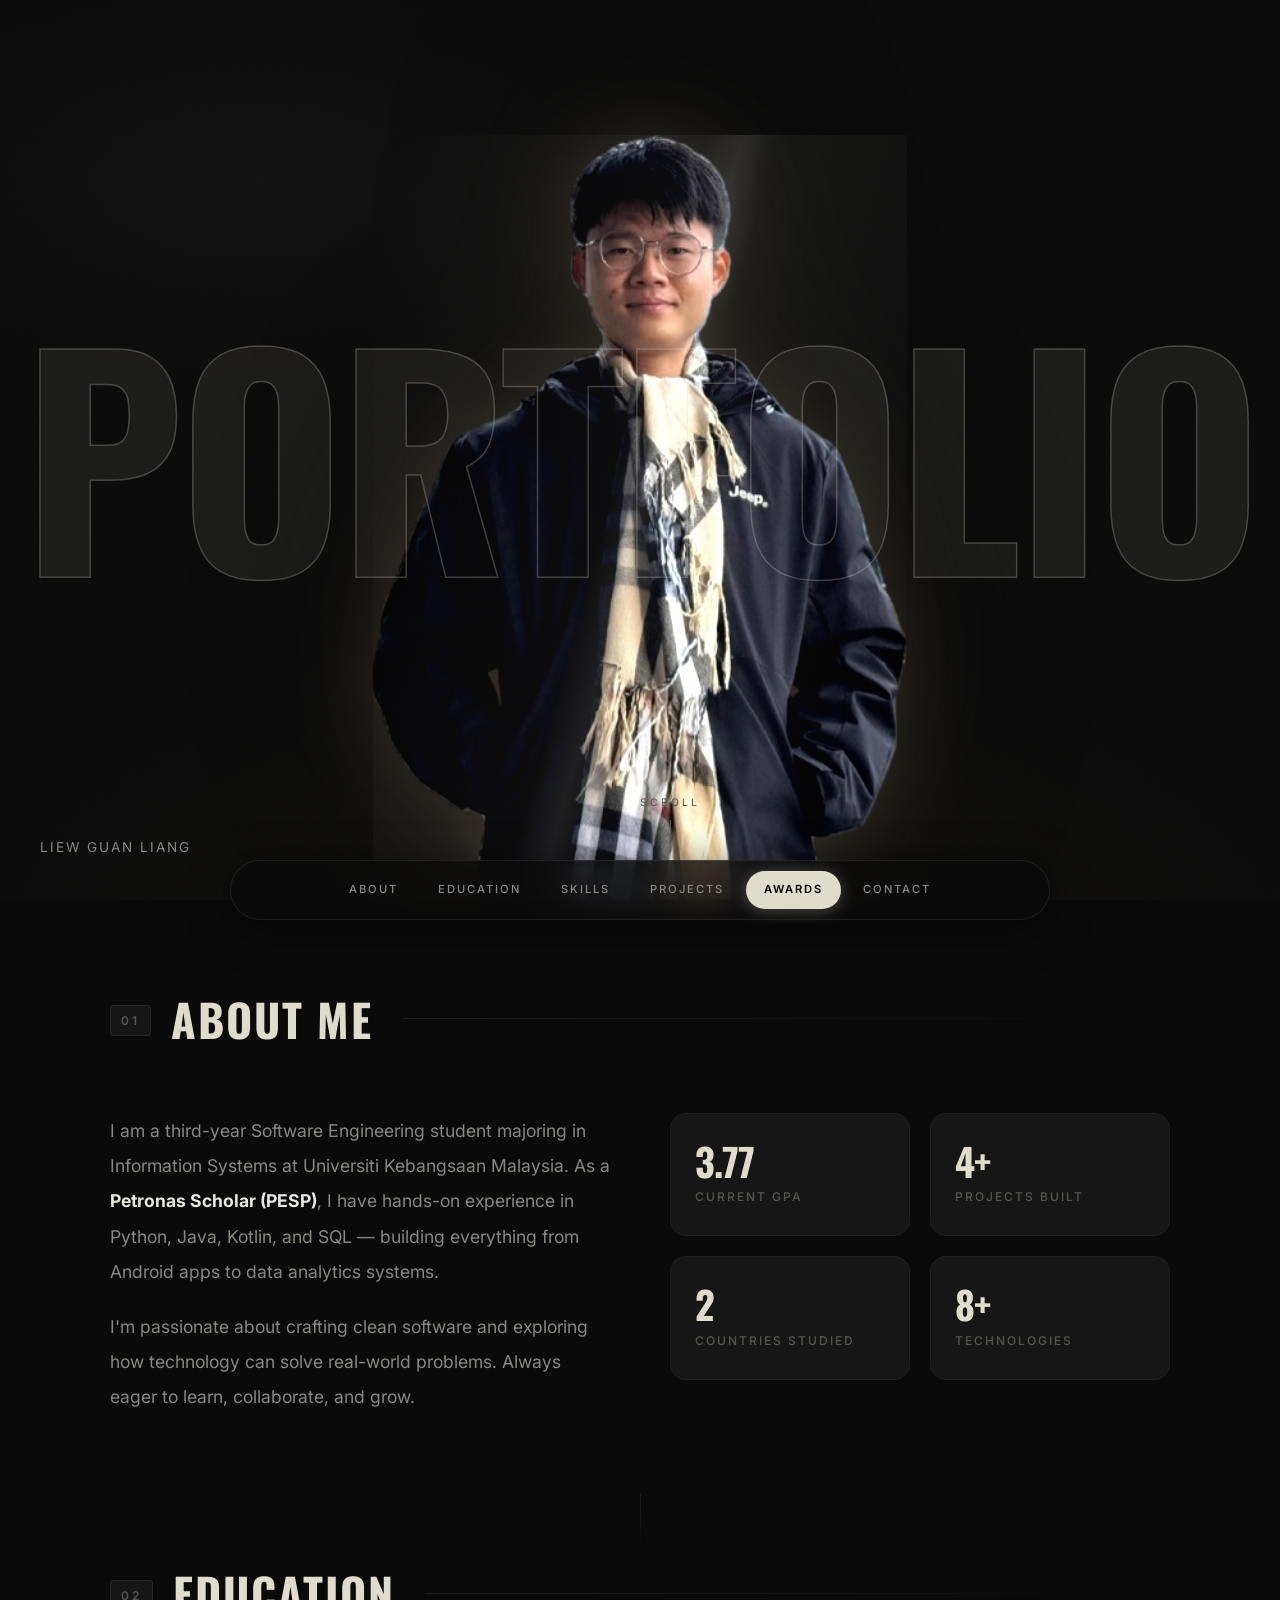
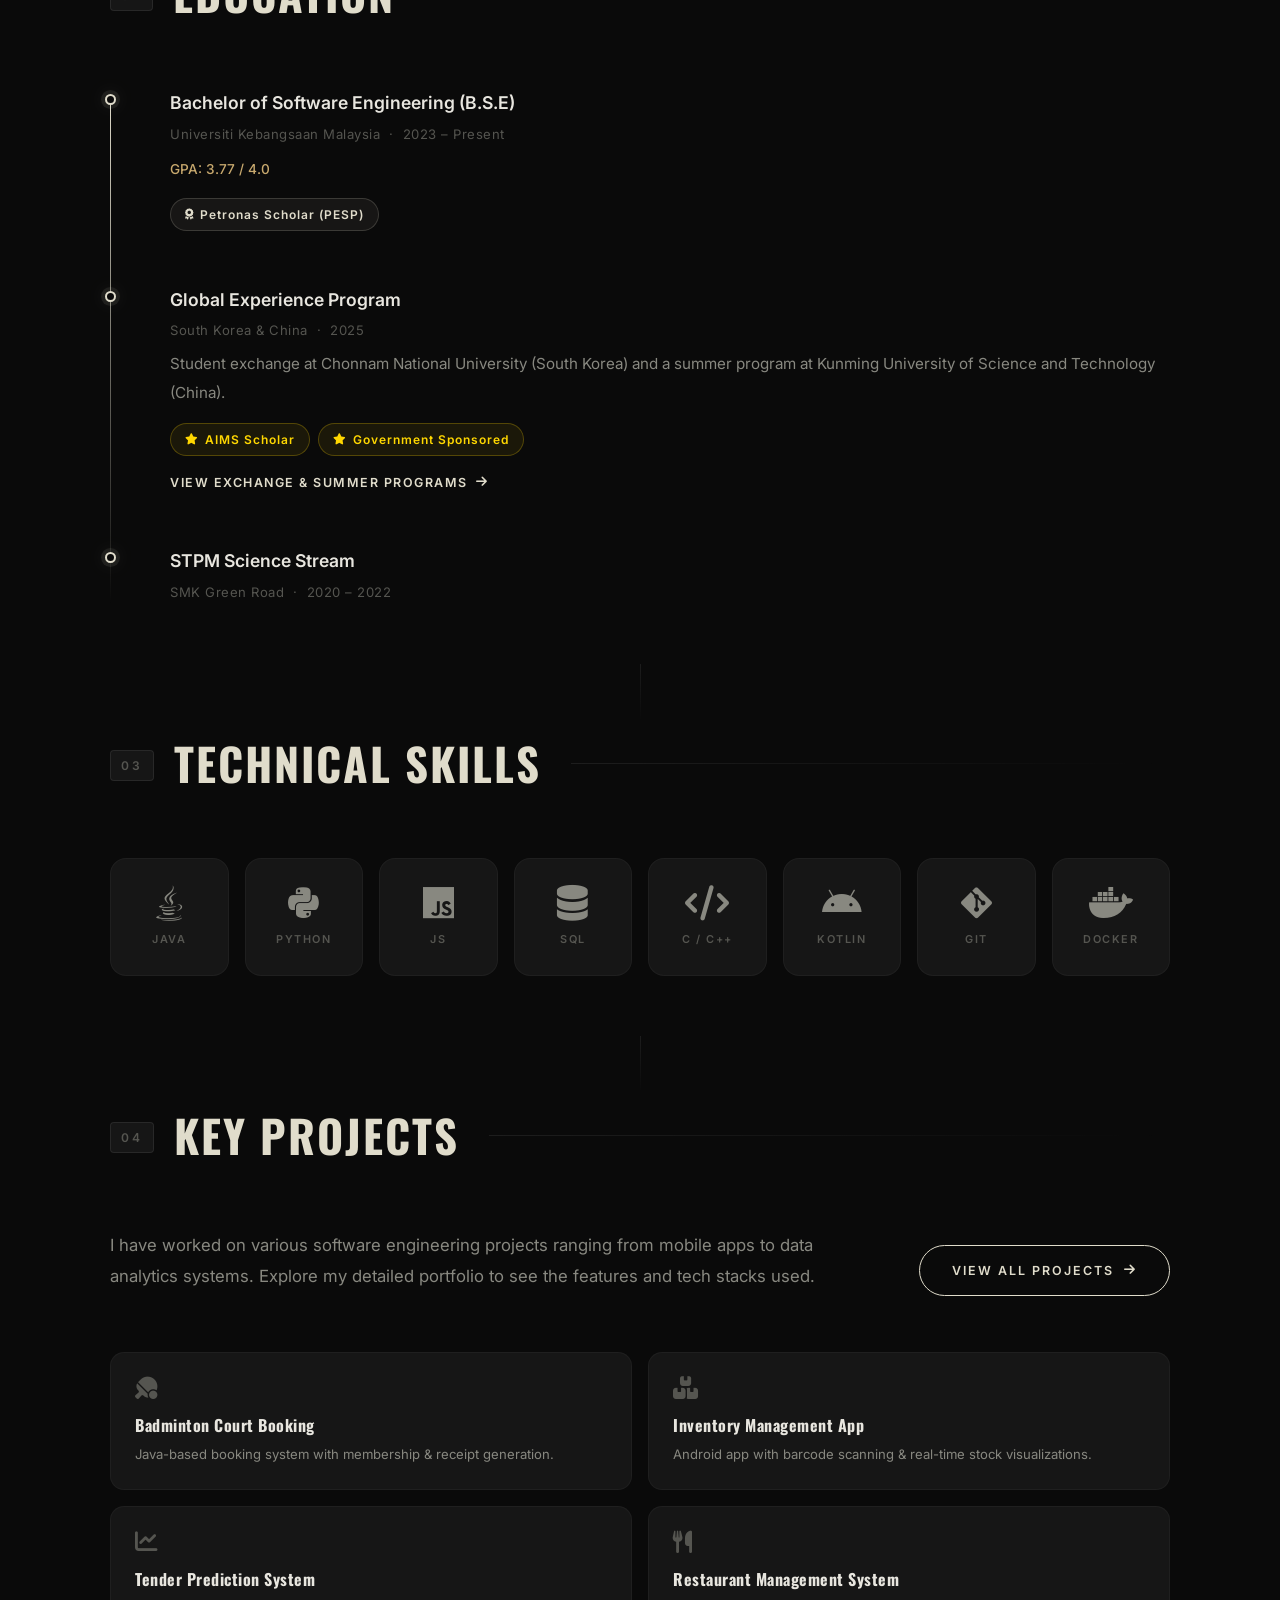
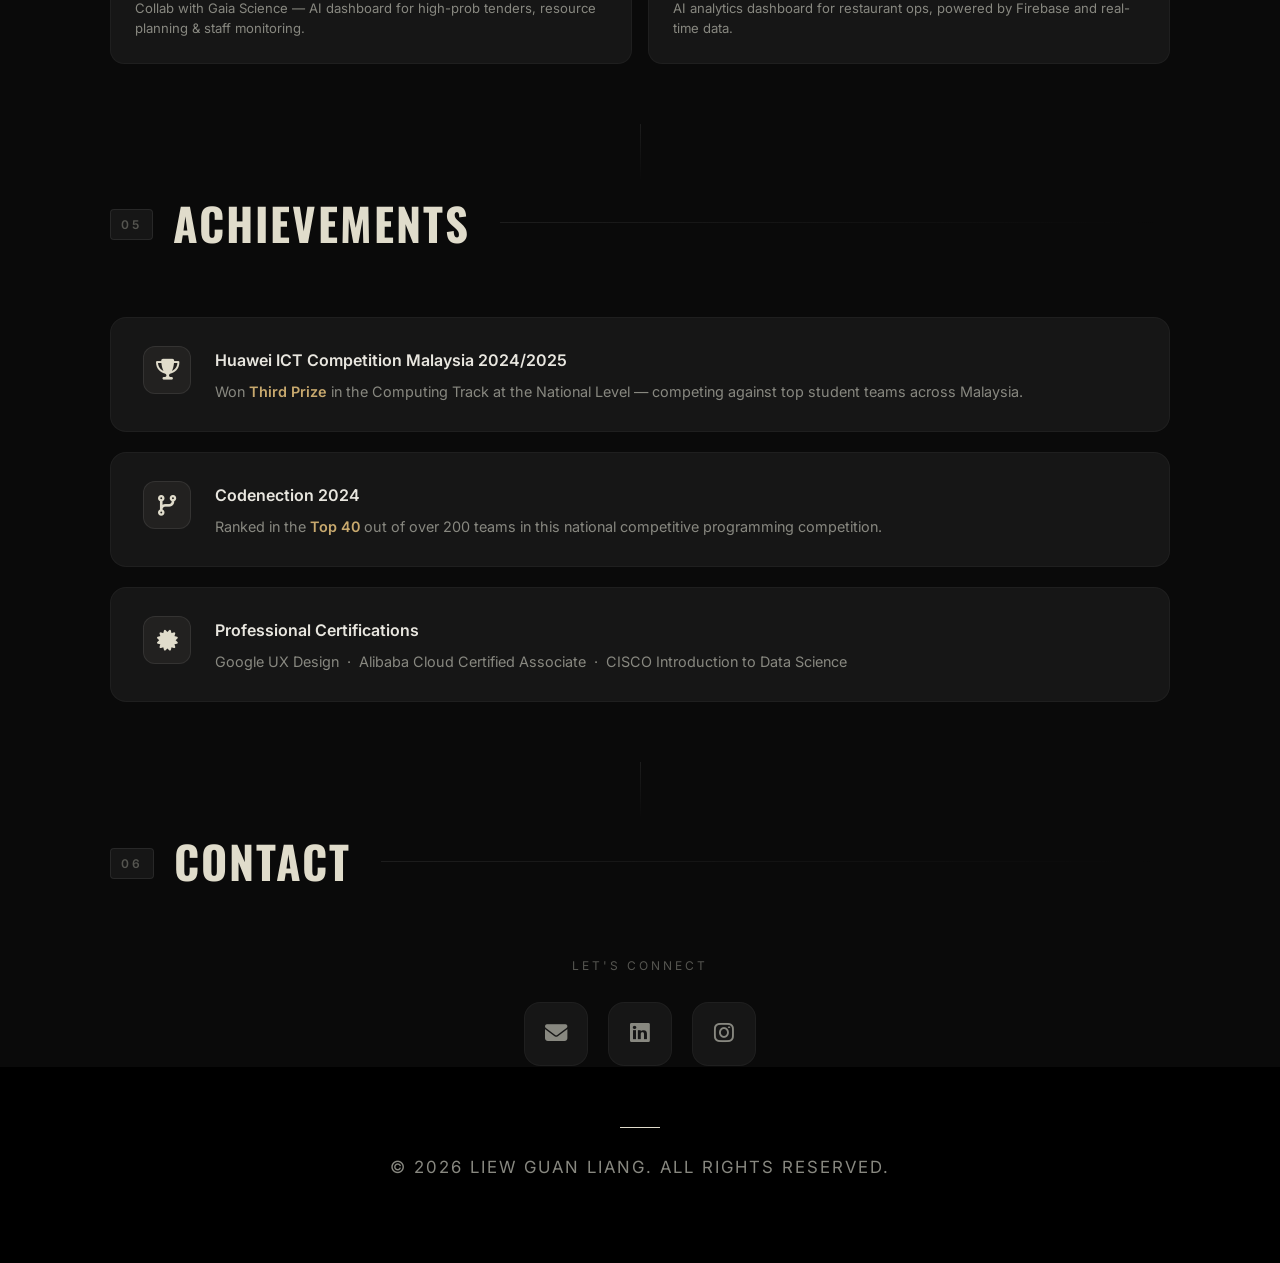
<file: index.html>
<!DOCTYPE html>
<html lang="en">

<head>
    <meta charset="UTF-8">
    <meta name="viewport" content="width=device-width, initial-scale=1.0">
    <title>Liew Guan Liang — Software Engineer</title>
    <meta name="description" content="Portfolio of Liew Guan Liang — Software Engineering student at UKM, Petronas Scholar, and developer with experience in Python, Java, Kotlin, and more.">

    <link rel="stylesheet" href="https://cdnjs.cloudflare.com/ajax/libs/font-awesome/6.5.1/css/all.min.css">
    <link rel="preconnect" href="https://fonts.googleapis.com">
    <link rel="preconnect" href="https://fonts.gstatic.com" crossorigin>
    <link href="https://fonts.googleapis.com/css2?family=Inter:wght@300;400;500;600;700&family=Oswald:wght@500;700&display=swap" rel="stylesheet">
    <link rel="stylesheet" href="styles.css">
</head>

<body>

    <!-- Scroll Progress Bar -->
    <div id="scroll-progress"></div>

    <!-- Cursor Glow -->
    <div class="cursor-glow" id="cursor-glow"></div>

    <header>
        <div class="big-text-bg">PORTFOLIO</div>
        <div class="big-text-overlay">PORTFOLIO</div>

        <div class="profile-img-wrapper">
            <img src="profile.png" alt="Liew Guan Liang" class="profile-img">
        </div>

        <div class="header-bottom-left">
            <h1>Liew Guan Liang</h1>
        </div>

        <div class="scroll-indicator">Scroll</div>
    </header>

    <nav id="main-nav">
        <a href="#about" id="nav-about">About</a>
        <a href="#education" id="nav-education">Education</a>
        <a href="#skills" id="nav-skills">Skills</a>
        <a href="#projects" id="nav-projects">Projects</a>
        <a href="#achievements" id="nav-achievements">Awards</a>
        <a href="#contact" id="nav-contact">Contact</a>
    </nav>

    <!-- ═══ ABOUT ═══════════════════════════════════ -->
    <section id="about" class="container">
        <h2 class="reveal">
            <span class="section-num">01</span>
            About Me
        </h2>

        <div class="about-grid">
            <div class="about-text reveal reveal-delay-1">
                <p>I am a third-year Software Engineering student majoring in Information Systems at Universiti Kebangsaan Malaysia. As a <strong style="color: var(--text-primary);">Petronas Scholar (PESP)</strong>, I have hands-on experience in Python, Java, Kotlin, and SQL — building everything from Android apps to data analytics systems.</p>
                <p>I'm passionate about crafting clean software and exploring how technology can solve real-world problems. Always eager to learn, collaborate, and grow.</p>
            </div>

            <div class="about-stats">
                <div class="stat-card reveal reveal-delay-2">
                    <div class="stat-num">3.77</div>
                    <div class="stat-label">Current GPA</div>
                </div>
                <div class="stat-card reveal reveal-delay-3">
                    <div class="stat-num">4+</div>
                    <div class="stat-label">Projects Built</div>
                </div>
                <div class="stat-card reveal reveal-delay-4">
                    <div class="stat-num">2</div>
                    <div class="stat-label">Countries Studied</div>
                </div>
                <div class="stat-card reveal reveal-delay-5">
                    <div class="stat-num">8+</div>
                    <div class="stat-label">Technologies</div>
                </div>
            </div>
        </div>
    </section>

    <!-- ═══ EDUCATION ════════════════════════════════ -->
    <section id="education" class="container">
        <h2 class="reveal">
            <span class="section-num">02</span>
            Education
        </h2>

        <div class="timeline">
            <div class="timeline-item reveal reveal-delay-1">
                <div class="item-header">
                    <strong>Bachelor of Software Engineering (B.S.E)</strong>
                    <div class="item-meta">Universiti Kebangsaan Malaysia &nbsp;·&nbsp; 2023 – Present</div>
                </div>
                <em>GPA: 3.77 / 4.0</em>
                <div style="margin-top: 12px;">
                    <span class="badge"><i class="fas fa-award" style="font-size:0.7rem;"></i> Petronas Scholar (PESP)</span>
                </div>
            </div>

            <div class="timeline-item exchange-link-item reveal reveal-delay-2">
                <div class="item-header">
                    <strong>Global Experience Program</strong>
                    <div class="item-meta">South Korea &amp; China &nbsp;·&nbsp; 2025</div>
                </div>
                <p>Student exchange at Chonnam National University (South Korea) and a summer program at Kunming University of Science and Technology (China).</p>
                <div style="margin-top: 8px;">
                    <span class="badge gold"><i class="fas fa-star" style="font-size:0.7rem;"></i> AIMS Scholar</span>
                    <span class="badge gold"><i class="fas fa-star" style="font-size:0.7rem;"></i> Government Sponsored</span>
                </div>
                <a href="exchange.html">View Exchange &amp; Summer Programs <i class="fas fa-arrow-right"></i></a>
            </div>

            <div class="timeline-item reveal reveal-delay-3">
                <div class="item-header">
                    <strong>STPM Science Stream</strong>
                    <div class="item-meta">SMK Green Road &nbsp;·&nbsp; 2020 – 2022</div>
                </div>
            </div>
        </div>
    </section>

    <!-- ═══ SKILLS ════════════════════════════════════ -->
    <section id="skills" class="container">
        <h2 class="reveal">
            <span class="section-num">03</span>
            Technical Skills
        </h2>

        <div class="skills-container">
            <div class="skill-icon-box reveal reveal-delay-1" data-skill="java" title="Java">
                <i class="fab fa-java"></i>
                <span>Java</span>
            </div>
            <div class="skill-icon-box reveal reveal-delay-2" data-skill="python" title="Python">
                <i class="fab fa-python"></i>
                <span>Python</span>
            </div>
            <div class="skill-icon-box reveal reveal-delay-3" data-skill="js" title="JavaScript">
                <i class="fab fa-js"></i>
                <span>JS</span>
            </div>
            <div class="skill-icon-box reveal reveal-delay-4" data-skill="sql" title="SQL">
                <i class="fas fa-database"></i>
                <span>SQL</span>
            </div>
            <div class="skill-icon-box reveal reveal-delay-1" data-skill="c" title="C / C++">
                <i class="fas fa-code"></i>
                <span>C / C++</span>
            </div>
            <div class="skill-icon-box reveal reveal-delay-2" data-skill="kotlin" title="Kotlin">
                <i class="fab fa-android"></i>
                <span>Kotlin</span>
            </div>
            <div class="skill-icon-box reveal reveal-delay-3" data-skill="git" title="Git">
                <i class="fab fa-git-alt"></i>
                <span>Git</span>
            </div>
            <div class="skill-icon-box reveal reveal-delay-4" data-skill="docker" title="Docker">
                <i class="fab fa-docker"></i>
                <span>Docker</span>
            </div>
        </div>
    </section>

    <!-- ═══ PROJECTS ══════════════════════════════════ -->
    <section id="projects" class="container">
        <h2 class="reveal">
            <span class="section-num">04</span>
            Key Projects
        </h2>

        <div class="projects-intro reveal">
            <p>I have worked on various software engineering projects ranging from mobile apps to data analytics systems. Explore my detailed portfolio to see the features and tech stacks used.</p>
            <a href="projects.html" class="btn-outline" id="view-projects-btn">
                <span>View All Projects</span>
                <i class="fas fa-arrow-right"></i>
            </a>
        </div>

        <div class="project-teasers">
            <div class="teaser-card reveal reveal-delay-1">
                <i class="fas fa-table-tennis teaser-icon"></i>
                <h4>Badminton Court Booking</h4>
                <p>Java-based booking system with membership & receipt generation.</p>
            </div>
            <div class="teaser-card reveal reveal-delay-2">
                <i class="fas fa-boxes-stacked teaser-icon"></i>
                <h4>Inventory Management App</h4>
                <p>Android app with barcode scanning & real-time stock visualizations.</p>
            </div>
            <div class="teaser-card reveal reveal-delay-3">
                <i class="fas fa-chart-line teaser-icon"></i>
                <h4>Tender Prediction System</h4>
                <p>Collab with Gaia Science — AI dashboard for high-prob tenders, resource planning &amp; staff monitoring.</p>
            </div>
            <div class="teaser-card reveal reveal-delay-4">
                <i class="fas fa-utensils teaser-icon"></i>
                <h4>Restaurant Management System</h4>
                <p>AI analytics dashboard for restaurant ops, powered by Firebase and real-time data.</p>
            </div>
        </div>
    </section>

    <!-- ═══ ACHIEVEMENTS ══════════════════════════════ -->
    <section id="achievements" class="container">
        <h2 class="reveal">
            <span class="section-num">05</span>
            Achievements
        </h2>

        <div class="achievement-list">
            <div class="achievement-item reveal reveal-delay-1">
                <div class="achievement-icon">
                    <i class="fas fa-trophy"></i>
                </div>
                <div class="achievement-content">
                    <strong>Huawei ICT Competition Malaysia 2024/2025</strong>
                    <p>Won <span style="color: var(--accent-warm); font-weight: 600;">Third Prize</span> in the Computing Track at the National Level — competing against top student teams across Malaysia.</p>
                </div>
            </div>

            <div class="achievement-item reveal reveal-delay-2">
                <div class="achievement-icon">
                    <i class="fas fa-code-branch"></i>
                </div>
                <div class="achievement-content">
                    <strong>Codenection 2024</strong>
                    <p>Ranked in the <span style="color: var(--accent-warm); font-weight: 600;">Top 40</span> out of over 200 teams in this national competitive programming competition.</p>
                </div>
            </div>

            <div class="achievement-item reveal reveal-delay-3">
                <div class="achievement-icon">
                    <i class="fas fa-certificate"></i>
                </div>
                <div class="achievement-content">
                    <strong>Professional Certifications</strong>
                    <p>Google UX Design &nbsp;·&nbsp; Alibaba Cloud Certified Associate &nbsp;·&nbsp; CISCO Introduction to Data Science</p>
                </div>
            </div>
        </div>
    </section>

    <!-- ═══ CONTACT ═══════════════════════════════════ -->
    <section id="contact" class="container">
        <h2 class="reveal">
            <span class="section-num">06</span>
            Contact
        </h2>

        <div class="contact-wrapper reveal">
            <p class="contact-label">Let's connect</p>
            <div class="contact-links">
                <a href="mailto:liewguanliang@hotmail.com" class="contact-item" id="contact-email" title="Email">
                    <i class="fas fa-envelope"></i>
                </a>
                <a href="https://www.linkedin.com/in/guanliang03" target="_blank" class="contact-item" id="contact-linkedin" title="LinkedIn">
                    <i class="fab fa-linkedin"></i>
                </a>
                <a href="https://instagram.com/guanliang__" target="_blank" class="contact-item" id="contact-instagram" title="Instagram">
                    <i class="fab fa-instagram"></i>
                </a>
            </div>
        </div>
    </section>

    <footer>
        <p>&copy; 2026 Liew Guan Liang. All rights reserved.</p>
    </footer>

    <script>
        // ─── Scroll Progress Bar ───────────────────
        const progressBar = document.getElementById('scroll-progress');
        window.addEventListener('scroll', () => {
            const scrollTop = window.scrollY;
            const docHeight = document.documentElement.scrollHeight - window.innerHeight;
            const progress = (scrollTop / docHeight) * 100;
            progressBar.style.width = progress + '%';
        });

        // ─── Cursor Glow ──────────────────────────
        const cursorGlow = document.getElementById('cursor-glow');
        document.addEventListener('mousemove', (e) => {
            cursorGlow.style.left = e.clientX + 'px';
            cursorGlow.style.top  = e.clientY + 'px';
        });
        document.addEventListener('mouseleave', () => { cursorGlow.style.opacity = '0'; });
        document.addEventListener('mouseenter', () => { cursorGlow.style.opacity = '1'; });

        // ─── Scroll Spy ───────────────────────────
        const sections = document.querySelectorAll('section');
        const navLinks = document.querySelectorAll('nav a');

        const observer = new IntersectionObserver((entries) => {
            entries.forEach(entry => {
                if (entry.isIntersecting) {
                    const id = entry.target.getAttribute('id');
                    navLinks.forEach(link => {
                        link.classList.remove('active');
                        if (link.getAttribute('href') === `#${id}`) {
                            link.classList.add('active');
                        }
                    });
                }
            });
        }, { root: null, rootMargin: '-20% 0px -70% 0px', threshold: 0 });

        sections.forEach(section => observer.observe(section));

        // ─── Scroll Reveal ────────────────────────
        const revealEls = document.querySelectorAll('.reveal, .reveal-left');
        const revealObserver = new IntersectionObserver((entries) => {
            entries.forEach(entry => {
                if (entry.isIntersecting) {
                    entry.target.classList.add('visible');
                    revealObserver.unobserve(entry.target);
                }
            });
        }, { threshold: 0.1, rootMargin: '0px 0px -60px 0px' });

        revealEls.forEach(el => revealObserver.observe(el));

        // ─── Sticky Nav Shadow on Scroll ──────────
        const nav = document.getElementById('main-nav');
        window.addEventListener('scroll', () => {
            if (window.scrollY > 80) {
                nav.style.boxShadow = '0 8px 40px rgba(0,0,0,0.8)';
            } else {
                nav.style.boxShadow = '0 8px 40px rgba(0,0,0,0.6)';
            }
        });

        // ─── Skill box stagger animation ──────────
        const skillBoxes = document.querySelectorAll('.skill-icon-box');
        skillBoxes.forEach((box, i) => {
            box.style.transitionDelay = `${i * 0.05}s`;
        });
    </script>

</body>

</html>
</file>
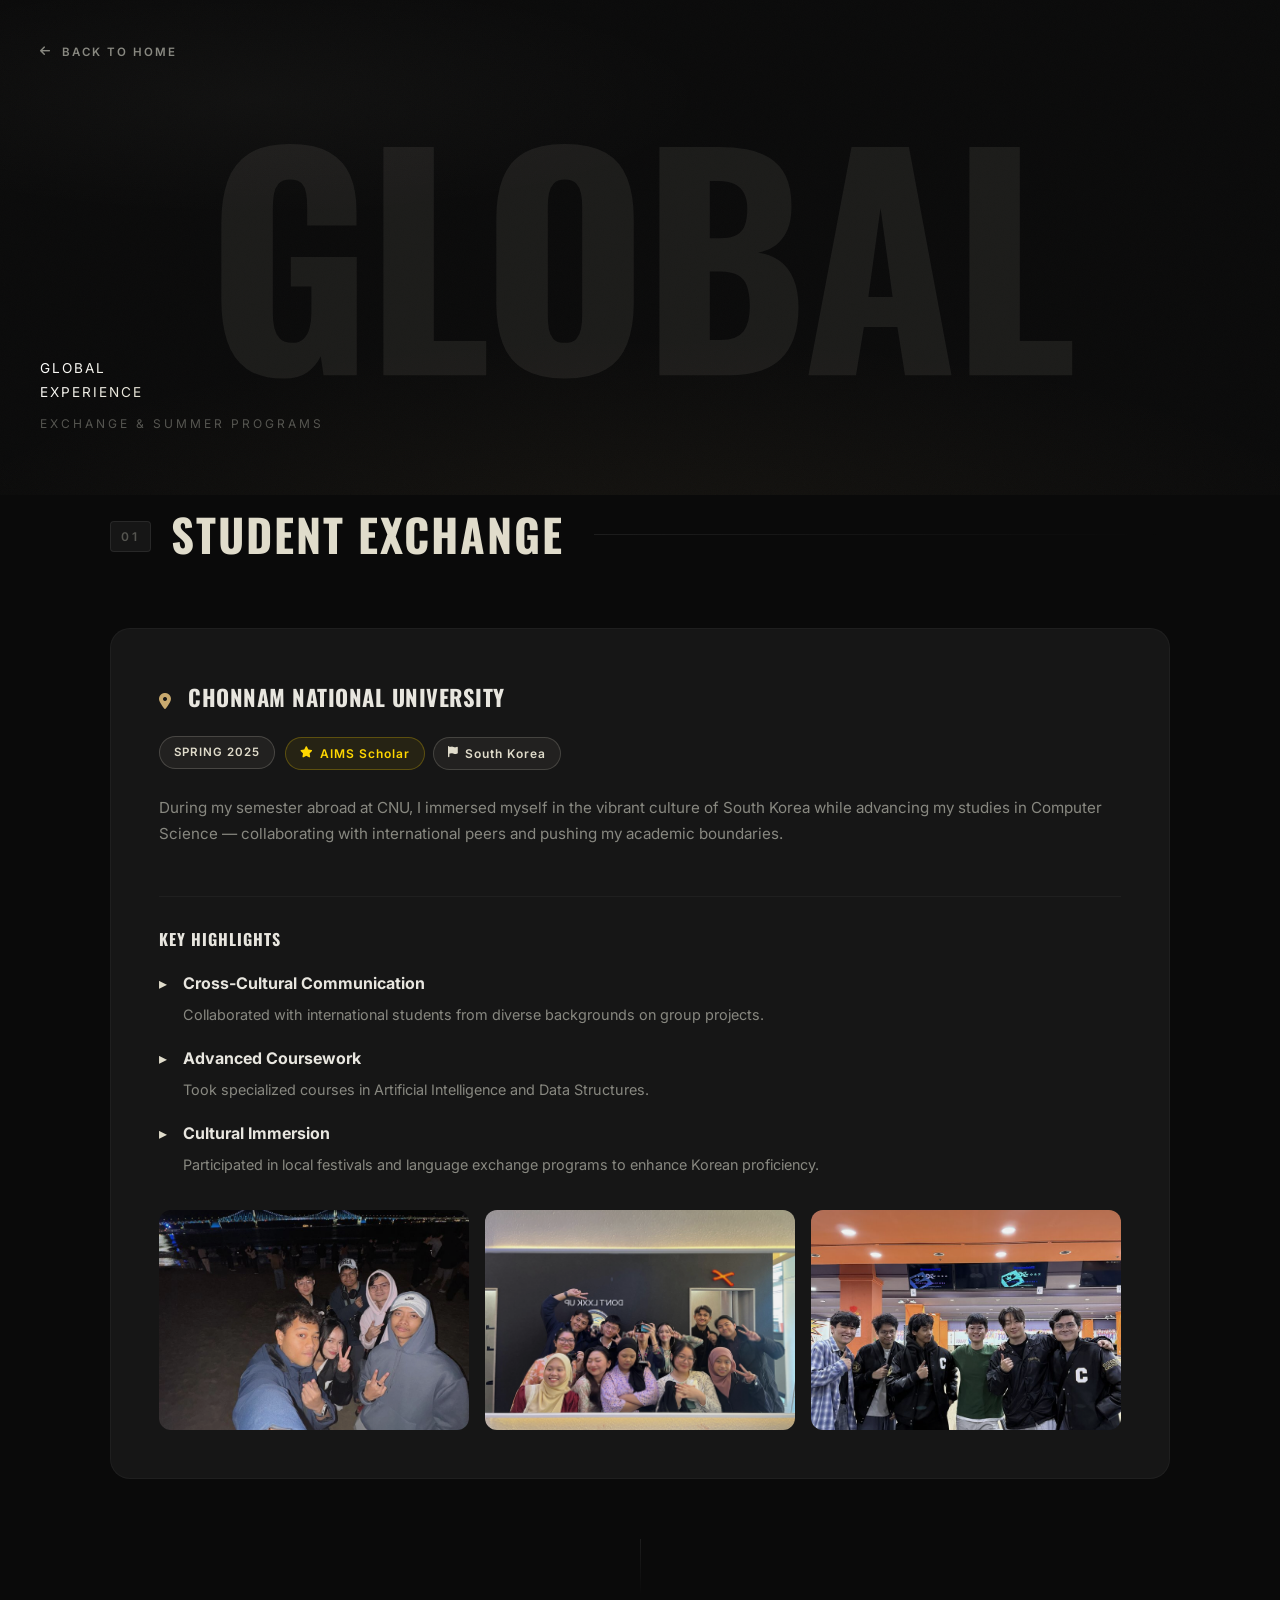
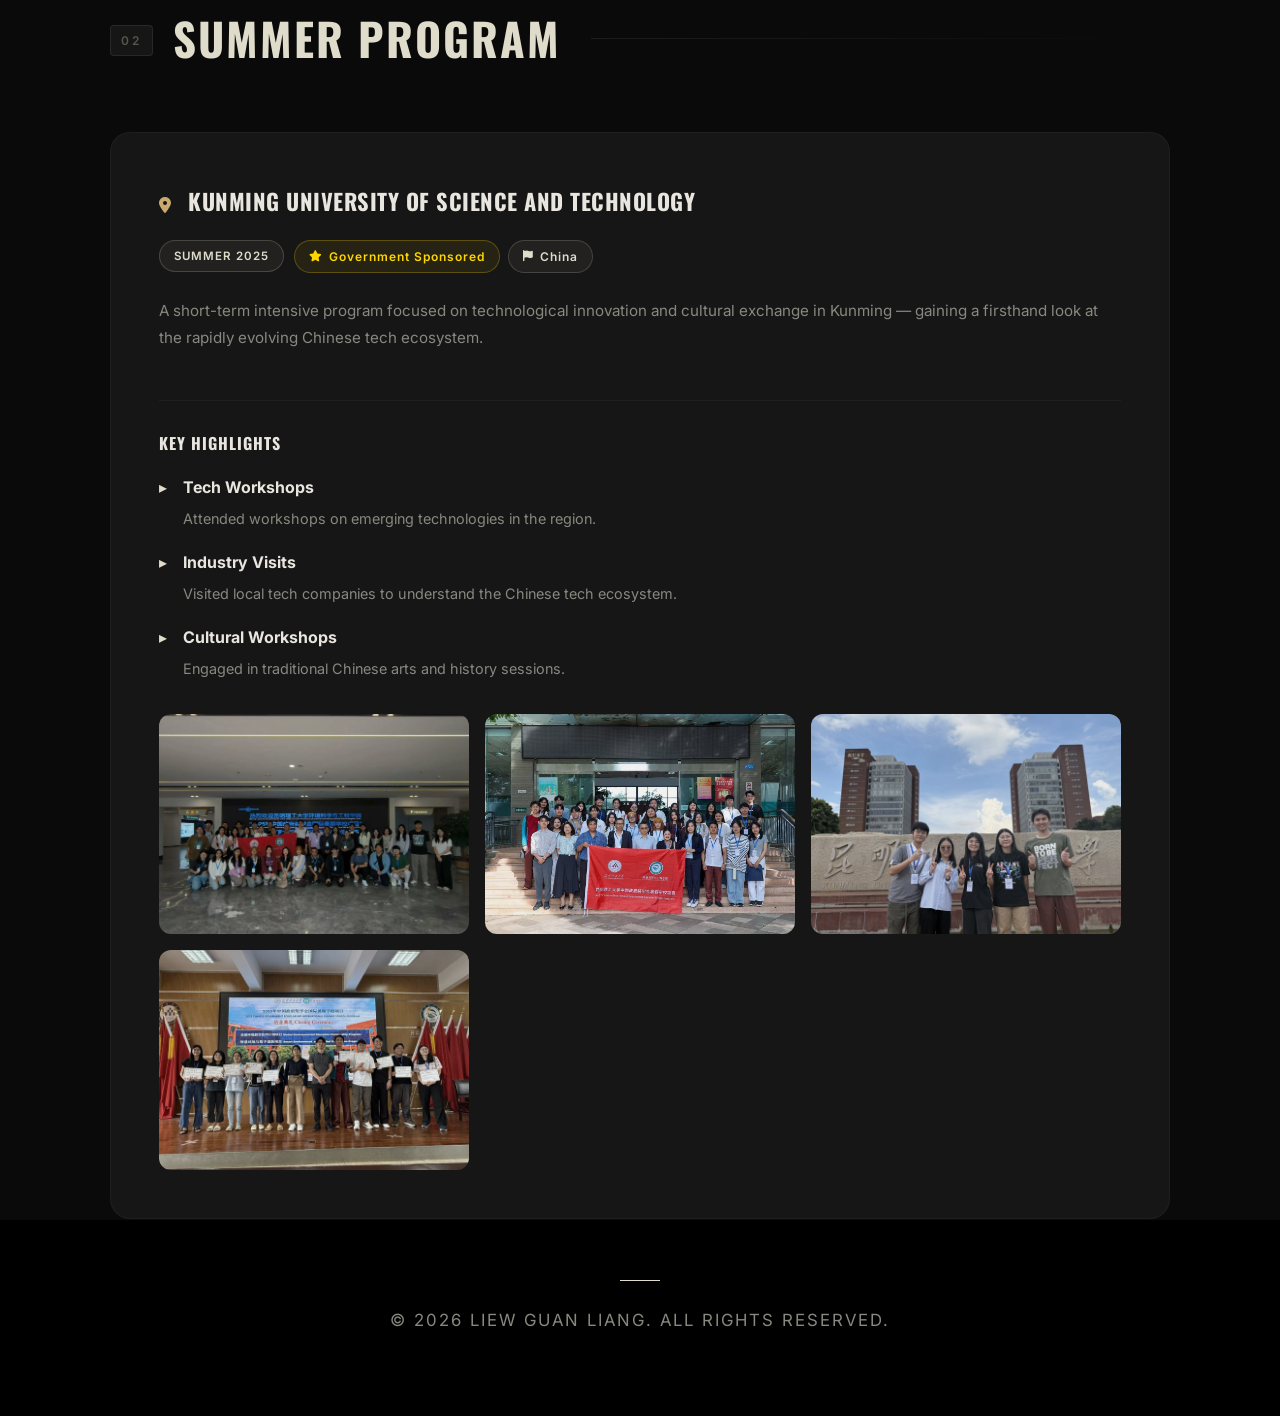
<file: exchange.html>
<!DOCTYPE html>
<html lang="en">

<head>
    <meta charset="UTF-8">
    <meta name="viewport" content="width=device-width, initial-scale=1.0">
    <title>Global Experience — Liew Guan Liang</title>
    <meta name="description" content="Global experience programs of Liew Guan Liang — student exchange in South Korea and summer program in China.">

    <link rel="stylesheet" href="https://cdnjs.cloudflare.com/ajax/libs/font-awesome/6.5.1/css/all.min.css">
    <link rel="preconnect" href="https://fonts.googleapis.com">
    <link rel="preconnect" href="https://fonts.gstatic.com" crossorigin>
    <link href="https://fonts.googleapis.com/css2?family=Inter:wght@300;400;500;600;700&family=Oswald:wght@500;700&display=swap" rel="stylesheet">
    <link rel="stylesheet" href="styles.css">
</head>

<body>

    <div id="scroll-progress"></div>
    <div class="cursor-glow" id="cursor-glow"></div>

    <!-- Sub-page Header -->
    <header style="height: 55vh;">
        <div class="big-text-bg">GLOBAL</div>

        <div class="header-top-left">
            <a href="index.html" class="back-link" id="back-home-btn">
                <i class="fas fa-arrow-left"></i> Back to Home
            </a>
        </div>

        <div class="header-bottom-left">
            <h1 class="fade-in-text">Global<br>Experience</h1>
            <p style="font-size: 0.75rem; letter-spacing: 3px; text-transform: uppercase; color: var(--text-muted); margin-top: 8px; -webkit-text-fill-color: initial;">Exchange &amp; Summer Programs</p>
        </div>
    </header>

    <!-- ═══ SOUTH KOREA ═══════════════════════════ -->
    <section id="exchange" class="container">
        <h2 class="reveal">
            <span class="section-num">01</span>
            Student Exchange
        </h2>

        <div class="card exchange-card reveal">
            <h3 style="font-family: var(--font-heading); color: var(--text-primary); font-size: 1.4rem; margin-bottom: 16px; letter-spacing: 0.5px; text-transform: uppercase;">
                <i class="fas fa-map-marker-alt" style="color: var(--accent-warm); margin-right: 10px; font-size: 1rem;"></i>
                Chonnam National University
            </h3>

            <div style="margin-bottom: 20px;">
                <span class="date-badge">Spring 2025</span>
                <span class="badge gold"><i class="fas fa-star" style="font-size:0.7rem;"></i> AIMS Scholar</span>
                <span class="badge" style="margin-left: 0;"><i class="fas fa-flag" style="font-size:0.7rem;"></i> South Korea</span>
            </div>

            <p>During my semester abroad at CNU, I immersed myself in the vibrant culture of South Korea while advancing my studies in Computer Science — collaborating with international peers and pushing my academic boundaries.</p>

            <div class="exchange-details">
                <h4>Key Highlights</h4>
                <ul class="simple-list" style="list-style: none; padding: 0;">
                    <li style="position: relative; padding-left: 24px; margin-bottom: 16px;">
                        <span style="position: absolute; left: 0; color: var(--accent);">▸</span>
                        <strong style="color: var(--text-primary); display: block; margin-bottom: 3px;">Cross-Cultural Communication</strong>
                        <span style="color: var(--text-secondary); font-size: 0.9rem;">Collaborated with international students from diverse backgrounds on group projects.</span>
                    </li>
                    <li style="position: relative; padding-left: 24px; margin-bottom: 16px;">
                        <span style="position: absolute; left: 0; color: var(--accent);">▸</span>
                        <strong style="color: var(--text-primary); display: block; margin-bottom: 3px;">Advanced Coursework</strong>
                        <span style="color: var(--text-secondary); font-size: 0.9rem;">Took specialized courses in Artificial Intelligence and Data Structures.</span>
                    </li>
                    <li style="position: relative; padding-left: 24px;">
                        <span style="position: absolute; left: 0; color: var(--accent);">▸</span>
                        <strong style="color: var(--text-primary); display: block; margin-bottom: 3px;">Cultural Immersion</strong>
                        <span style="color: var(--text-secondary); font-size: 0.9rem;">Participated in local festivals and language exchange programs to enhance Korean proficiency.</span>
                    </li>
                </ul>
            </div>

            <div class="exchange-photo-grid">
                <div class="photo-wrapper">
                    <img src="cnu/1759921286986.jpg" class="exchange-photo" alt="Night at the bridge, South Korea">
                    <div class="photo-overlay">
                        <span class="photo-location"><i class="fas fa-map-marker-alt"></i> Busan, South Korea</span>
                        <span class="photo-caption"> Chill out at Gwangandaegyo Bridge</span>
                    </div>
                </div>
                <div class="photo-wrapper">
                    <img src="cnu/1759921288834.jpg" class="exchange-photo" alt="Photo booth with Malaysian and Brunei exchange students">
                    <div class="photo-overlay">
                        <span class="photo-location"><i class="fas fa-map-marker-alt"></i> Gwangju, South Korea</span>
                        <span class="photo-caption">Photo booth with Malaysian and Brunei exchange students</span>
                    </div>
                </div>
                <div class="photo-wrapper">
                    <img src="cnu/1759921297963.jpg" class="exchange-photo" alt="Memorable moments with CNU buddies, South Korea">
                    <div class="photo-overlay">
                        <span class="photo-location"><i class="fas fa-map-marker-alt"></i> South Korea</span>
                        <span class="photo-caption">Memorable moments with CNU buddies during the Spring 2025 exchange semester</span>
                    </div>
                </div>
            </div>
        </div>
    </section>

    <!-- ═══ CHINA ══════════════════════════════════ -->
    <section id="summer" class="container">
        <h2 class="reveal">
            <span class="section-num">02</span>
            Summer Program
        </h2>

        <div class="card exchange-card reveal">
            <h3 style="font-family: var(--font-heading); color: var(--text-primary); font-size: 1.4rem; margin-bottom: 16px; letter-spacing: 0.5px; text-transform: uppercase;">
                <i class="fas fa-map-marker-alt" style="color: var(--accent-warm); margin-right: 10px; font-size: 1rem;"></i>
                Kunming University of Science and Technology
            </h3>

            <div style="margin-bottom: 20px;">
                <span class="date-badge">Summer 2025</span>
                <span class="badge gold"><i class="fas fa-star" style="font-size:0.7rem;"></i> Government Sponsored</span>
                <span class="badge" style="margin-left: 0;"><i class="fas fa-flag" style="font-size:0.7rem;"></i> China</span>
            </div>

            <p>A short-term intensive program focused on technological innovation and cultural exchange in Kunming — gaining a firsthand look at the rapidly evolving Chinese tech ecosystem.</p>

            <div class="exchange-details">
                <h4>Key Highlights</h4>
                <ul style="list-style: none; padding: 0;">
                    <li style="position: relative; padding-left: 24px; margin-bottom: 16px;">
                        <span style="position: absolute; left: 0; color: var(--accent);">▸</span>
                        <strong style="color: var(--text-primary); display: block; margin-bottom: 3px;">Tech Workshops</strong>
                        <span style="color: var(--text-secondary); font-size: 0.9rem;">Attended workshops on emerging technologies in the region.</span>
                    </li>
                    <li style="position: relative; padding-left: 24px; margin-bottom: 16px;">
                        <span style="position: absolute; left: 0; color: var(--accent);">▸</span>
                        <strong style="color: var(--text-primary); display: block; margin-bottom: 3px;">Industry Visits</strong>
                        <span style="color: var(--text-secondary); font-size: 0.9rem;">Visited local tech companies to understand the Chinese tech ecosystem.</span>
                    </li>
                    <li style="position: relative; padding-left: 24px;">
                        <span style="position: absolute; left: 0; color: var(--accent);">▸</span>
                        <strong style="color: var(--text-primary); display: block; margin-bottom: 3px;">Cultural Workshops</strong>
                        <span style="color: var(--text-secondary); font-size: 0.9rem;">Engaged in traditional Chinese arts and history sessions.</span>
                    </li>
                </ul>
            </div>

            <div class="exchange-photo-grid">
                <div class="photo-wrapper">
                    <img src="kust/1759143605479.jpg" class="exchange-photo" alt="KUST group photo, Kunming">
                    <div class="photo-overlay">
                        <span class="photo-location"><i class="fas fa-map-marker-alt"></i> Kunming, China</span>
                        <span class="photo-caption">Engaging in tech workshops and cross-cultural activities with fellow scholars</span>
                    </div>
                </div>
                <div class="photo-wrapper">
                    <img src="kust/1759143606004.jpg" class="exchange-photo" alt="KUST program activities">
                    <div class="photo-overlay">
                        <span class="photo-location"><i class="fas fa-map-marker-alt"></i> Kunming, China</span>
                        <span class="photo-caption">2025 Chinese Government Scholarship International Summer School Program — Welcome ceremony</span>
                    </div>
                </div>
                <div class="photo-wrapper">
                    <img src="kust/1759143611967.jpg" class="exchange-photo" alt="Cultural experience, Kunming">
                    <div class="photo-overlay">
                        <span class="photo-location"><i class="fas fa-map-marker-alt"></i> Kunming, China</span>
                        <span class="photo-caption">Cultural immersion and exploration at Yunnan University</span>
                    </div>
                </div>
                <div class="photo-wrapper">
                    <img src="kust/1759143613008.jpg" class="exchange-photo" alt="Summer program moments">
                    <div class="photo-overlay">
                        <span class="photo-location"><i class="fas fa-map-marker-alt"></i> Kunming, China</span>
                        <span class="photo-caption">Summer 2025 — Closing ceremony at KUST</span>
                    </div>
                </div>
            </div>
        </div>
    </section>

    <footer>
        <p>&copy; 2026 Liew Guan Liang. All rights reserved.</p>
    </footer>

    <script>
        const progressBar = document.getElementById('scroll-progress');
        window.addEventListener('scroll', () => {
            const scrollTop = window.scrollY;
            const docHeight = document.documentElement.scrollHeight - window.innerHeight;
            progressBar.style.width = (scrollTop / docHeight * 100) + '%';
        });

        const cursorGlow = document.getElementById('cursor-glow');
        document.addEventListener('mousemove', (e) => {
            cursorGlow.style.left = e.clientX + 'px';
            cursorGlow.style.top  = e.clientY + 'px';
        });
        document.addEventListener('mouseleave', () => { cursorGlow.style.opacity = '0'; });
        document.addEventListener('mouseenter', () => { cursorGlow.style.opacity = '1'; });

        const revealEls = document.querySelectorAll('.reveal, .reveal-left');
        const revealObserver = new IntersectionObserver((entries) => {
            entries.forEach(entry => {
                if (entry.isIntersecting) {
                    entry.target.classList.add('visible');
                    revealObserver.unobserve(entry.target);
                }
            });
        }, { threshold: 0.08, rootMargin: '0px 0px -40px 0px' });
        revealEls.forEach(el => revealObserver.observe(el));
    </script>

</body>

</html>
</file>
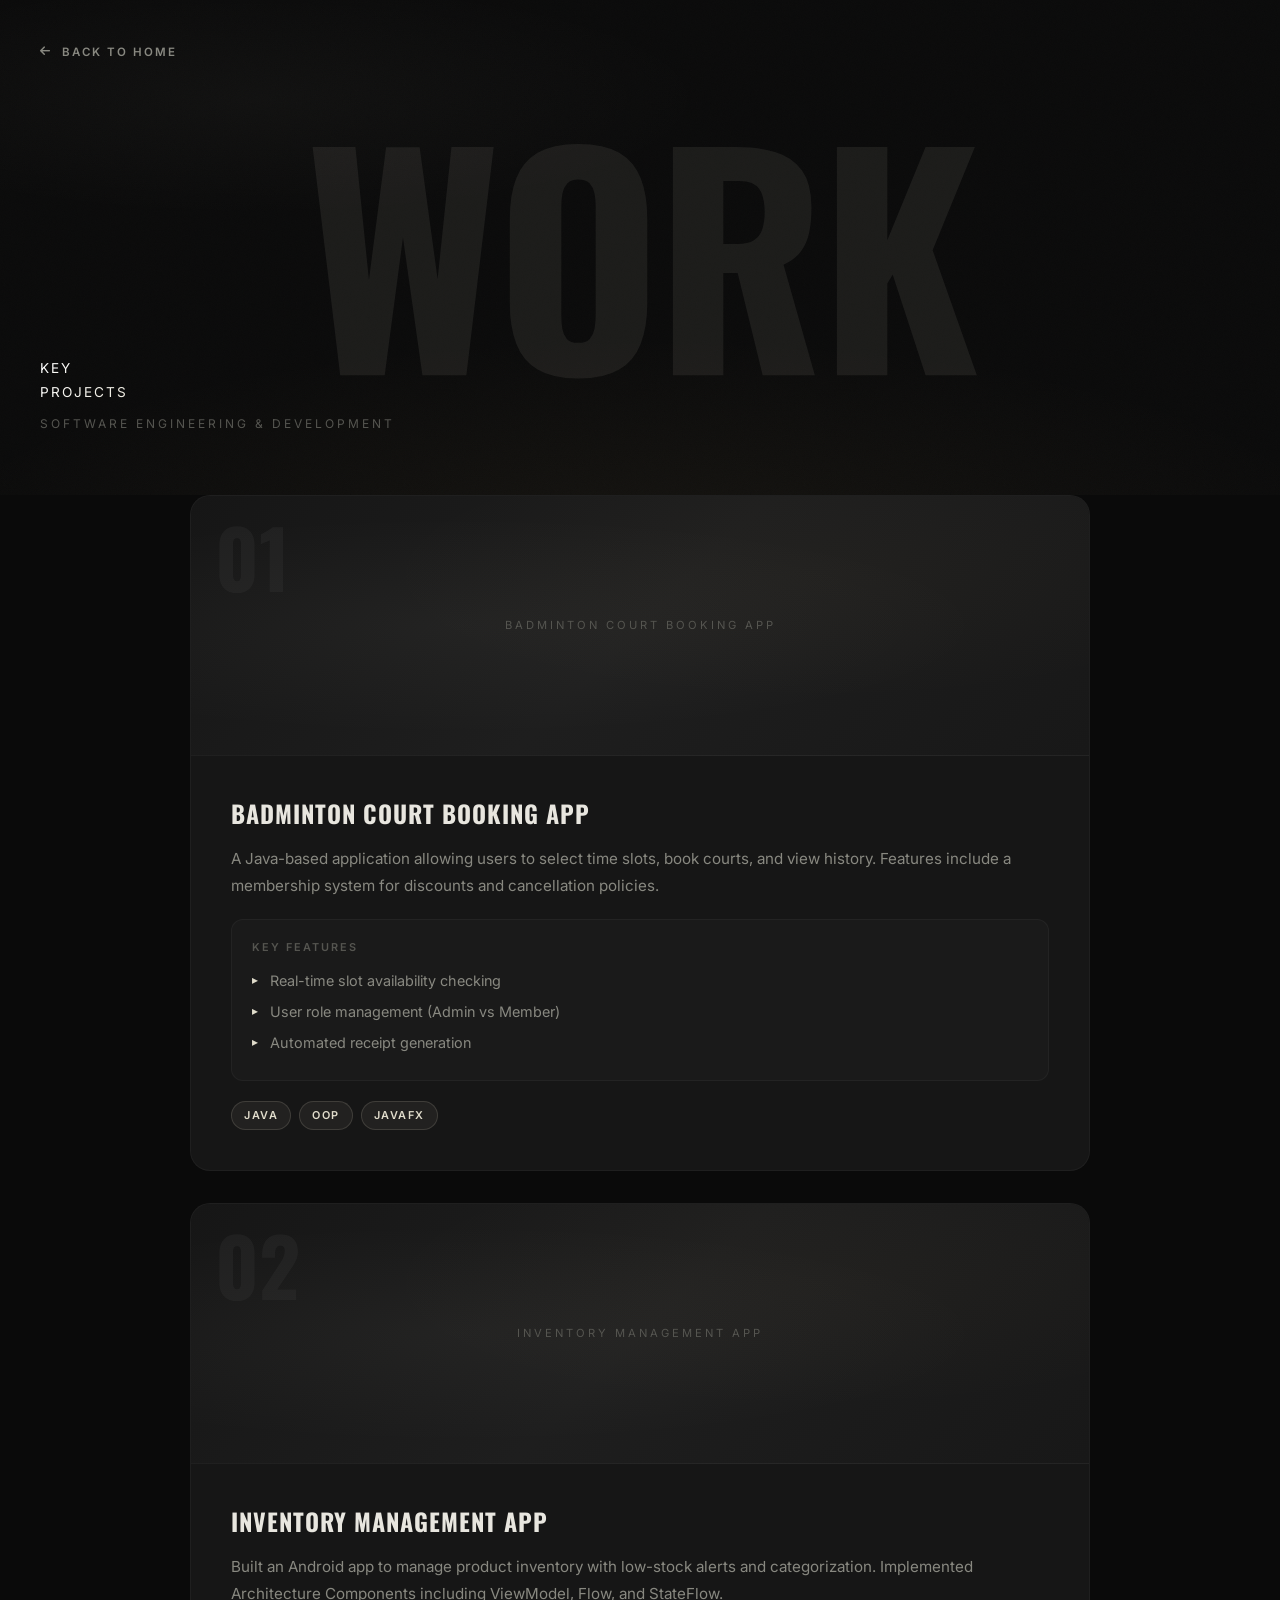
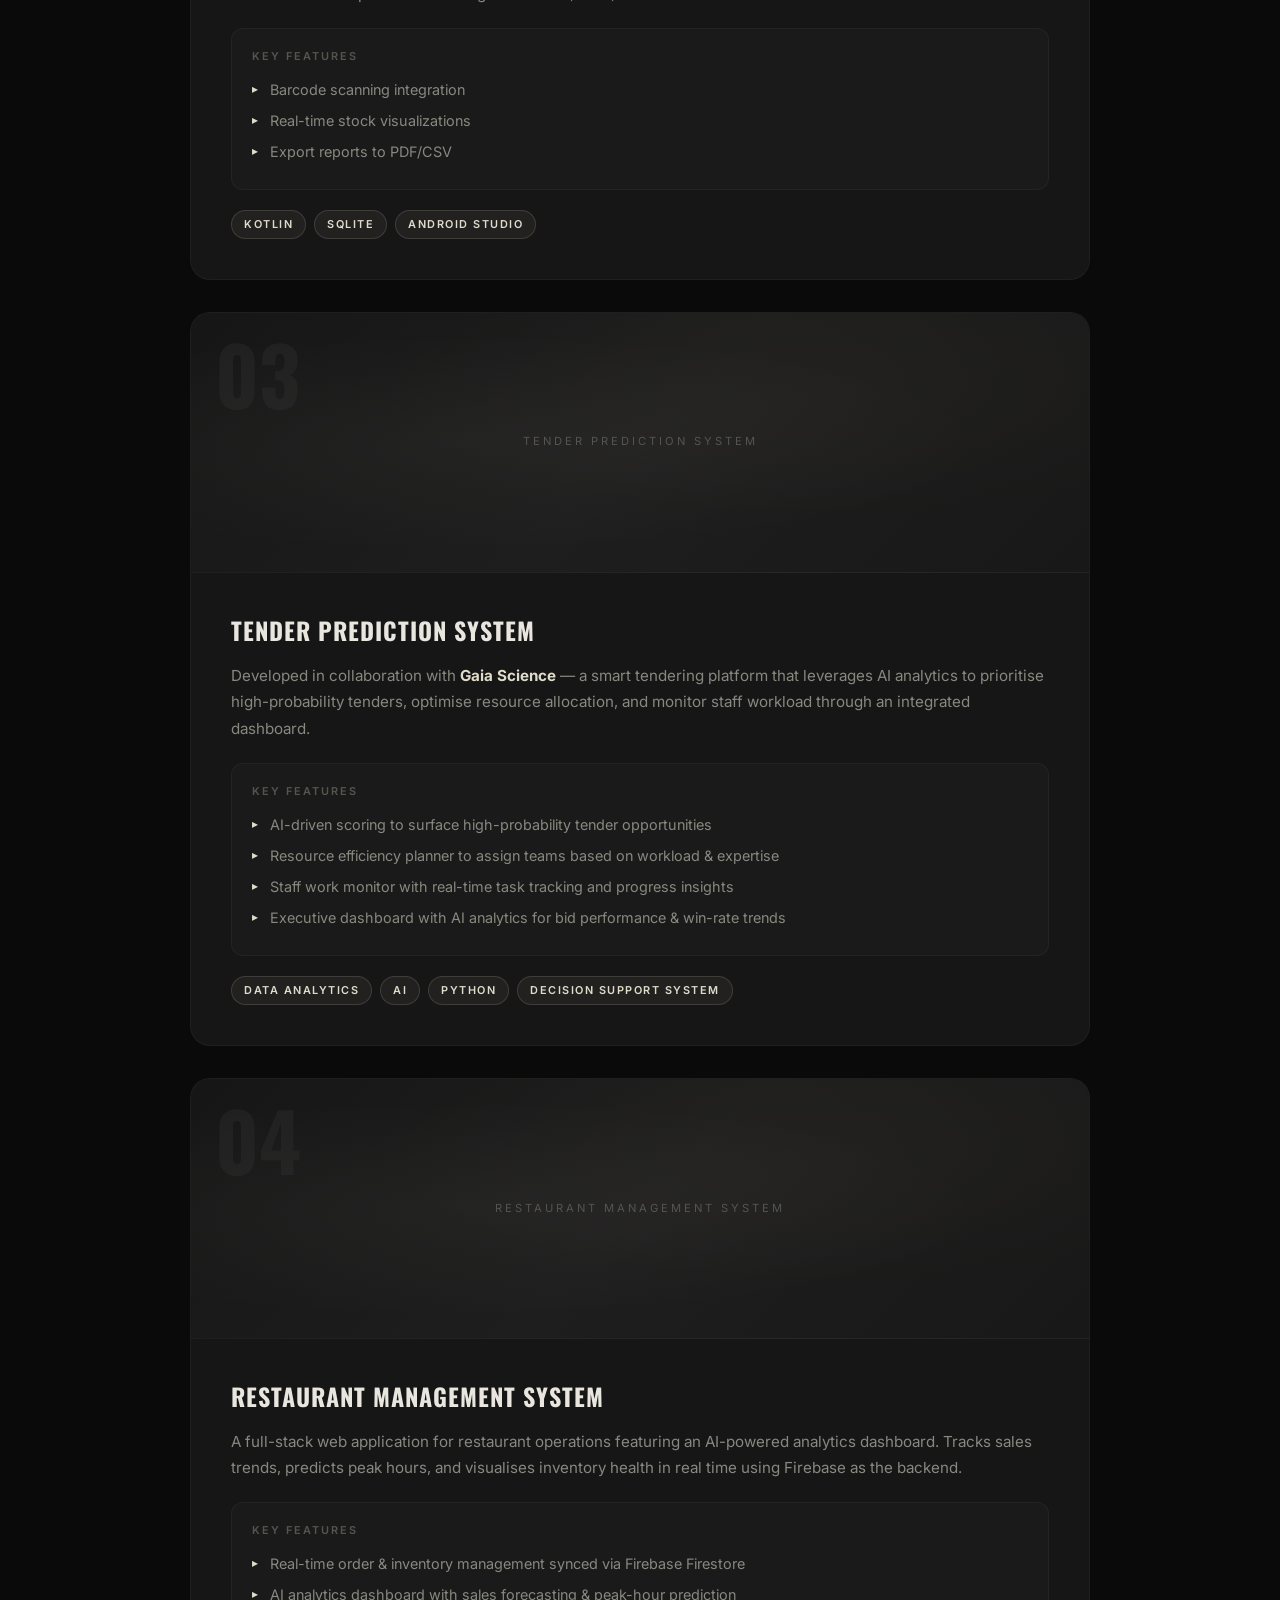
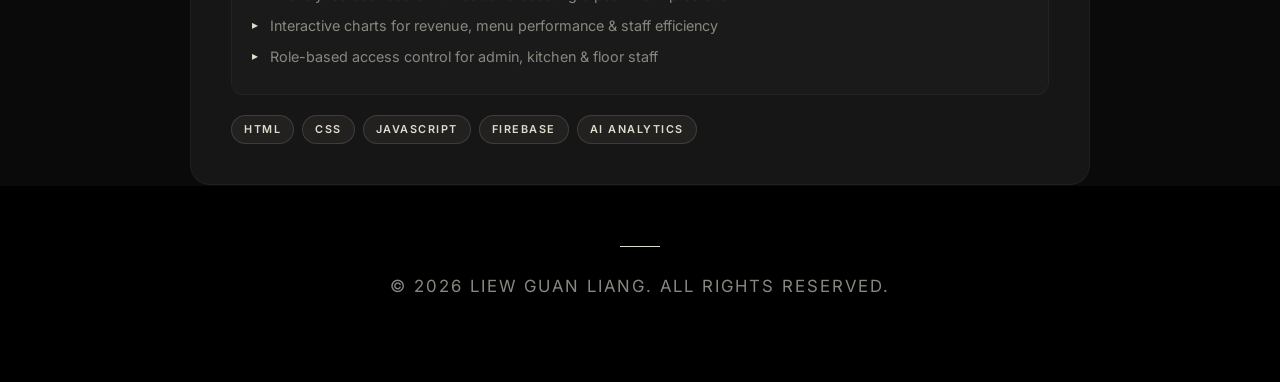
<file: projects.html>
<!DOCTYPE html>
<html lang="en">

<head>
    <meta charset="UTF-8">
    <meta name="viewport" content="width=device-width, initial-scale=1.0">
    <title>Projects — Liew Guan Liang</title>
    <meta name="description" content="Software engineering projects by Liew Guan Liang — Java, Kotlin, Python, SQL, AI integration and more.">

    <link rel="stylesheet" href="https://cdnjs.cloudflare.com/ajax/libs/font-awesome/6.5.1/css/all.min.css">
    <link rel="preconnect" href="https://fonts.googleapis.com">
    <link rel="preconnect" href="https://fonts.gstatic.com" crossorigin>
    <link href="https://fonts.googleapis.com/css2?family=Inter:wght@300;400;500;600;700&family=Oswald:wght@500;700&display=swap" rel="stylesheet">
    <link rel="stylesheet" href="styles.css">
</head>

<body>

    <div id="scroll-progress"></div>
    <div class="cursor-glow" id="cursor-glow"></div>

    <!-- Sub-page Header -->
    <header style="height: 55vh; align-items: center;">
        <div class="big-text-bg">WORK</div>

        <div class="header-top-left">
            <a href="index.html" class="back-link" id="back-home-btn">
                <i class="fas fa-arrow-left"></i> Back to Home
            </a>
        </div>

        <div class="header-bottom-left">
            <h1 class="fade-in-text">Key<br>Projects</h1>
            <p style="font-size: 0.75rem; letter-spacing: 3px; text-transform: uppercase; color: var(--text-muted); margin-top: 8px; -webkit-text-fill-color: initial;">Software Engineering &amp; Development</p>
        </div>
    </header>

    <section id="projects-list" class="container">
        <div class="project-grid">

            <!-- Project 1 -->
            <div class="card reveal">
                <div class="card-image-placeholder">
                    <div class="card-num">01</div>
                    <span>Badminton Court Booking App</span>
                </div>
                <div class="card-content">
                    <h3>Badminton Court Booking App</h3>
                    <p>A Java-based application allowing users to select time slots, book courts, and view history. Features include a membership system for discounts and cancellation policies.</p>
                    <div class="rich-content">
                        <h4>Key Features</h4>
                        <ul>
                            <li>Real-time slot availability checking</li>
                            <li>User role management (Admin vs Member)</li>
                            <li>Automated receipt generation</li>
                        </ul>
                    </div>
                    <div class="tech-stack-tags">
                        <span class="tech-tag">Java</span>
                        <span class="tech-tag">OOP</span>
                        <span class="tech-tag">JavaFX</span>
                    </div>
                </div>
            </div>

            <!-- Project 2 -->
            <div class="card reveal reveal-delay-1">
                <div class="card-image-placeholder">
                    <div class="card-num">02</div>
                    <span>Inventory Management App</span>
                </div>
                <div class="card-content">
                    <h3>Inventory Management App</h3>
                    <p>Built an Android app to manage product inventory with low-stock alerts and categorization. Implemented Architecture Components including ViewModel, Flow, and StateFlow.</p>
                    <div class="rich-content">
                        <h4>Key Features</h4>
                        <ul>
                            <li>Barcode scanning integration</li>
                            <li>Real-time stock visualizations</li>
                            <li>Export reports to PDF/CSV</li>
                        </ul>
                    </div>
                    <div class="tech-stack-tags">
                        <span class="tech-tag">Kotlin</span>
                        <span class="tech-tag">SQLite</span>
                        <span class="tech-tag">Android Studio</span>
                    </div>
                </div>
            </div>

            <!-- Project 3 -->
            <div class="card reveal reveal-delay-2">
                <div class="card-image-placeholder">
                    <div class="card-num">03</div>
                    <span>Tender Prediction System</span>
                </div>
                <div class="card-content">
                    <h3>Tender Prediction System</h3>
                    <p>Developed in collaboration with <strong style="color: var(--accent);">Gaia Science</strong> — a smart tendering platform that leverages AI analytics to prioritise high-probability tenders, optimise resource allocation, and monitor staff workload through an integrated dashboard.</p>
                    <div class="rich-content">
                        <h4>Key Features</h4>
                        <ul>
                            <li>AI-driven scoring to surface high-probability tender opportunities</li>
                            <li>Resource efficiency planner to assign teams based on workload &amp; expertise</li>
                            <li>Staff work monitor with real-time task tracking and progress insights</li>
                            <li>Executive dashboard with AI analytics for bid performance &amp; win-rate trends</li>
                        </ul>
                    </div>
                    <div class="tech-stack-tags">
                        <span class="tech-tag">Data Analytics</span>
                        <span class="tech-tag">AI</span>
                        <span class="tech-tag">Python</span>
                        <span class="tech-tag">Decision Support System</span>
                    </div>
                </div>
            </div>

            <!-- Project 4 -->
            <div class="card reveal reveal-delay-3">
                <div class="card-image-placeholder">
                    <div class="card-num">04</div>
                    <span>Restaurant Management System</span>
                </div>
                <div class="card-content">
                    <h3>Restaurant Management System</h3>
                    <p>A full-stack web application for restaurant operations featuring an AI-powered analytics dashboard. Tracks sales trends, predicts peak hours, and visualises inventory health in real time using Firebase as the backend.</p>
                    <div class="rich-content">
                        <h4>Key Features</h4>
                        <ul>
                            <li>Real-time order &amp; inventory management synced via Firebase Firestore</li>
                            <li>AI analytics dashboard with sales forecasting &amp; peak-hour prediction</li>
                            <li>Interactive charts for revenue, menu performance &amp; staff efficiency</li>
                            <li>Role-based access control for admin, kitchen &amp; floor staff</li>
                        </ul>
                    </div>
                    <div class="tech-stack-tags">
                        <span class="tech-tag">HTML</span>
                        <span class="tech-tag">CSS</span>
                        <span class="tech-tag">JavaScript</span>
                        <span class="tech-tag">Firebase</span>
                        <span class="tech-tag">AI Analytics</span>
                    </div>
                </div>
            </div>

        </div>
    </section>

    <footer>
        <p>&copy; 2026 Liew Guan Liang. All rights reserved.</p>
    </footer>

    <script>
        const progressBar = document.getElementById('scroll-progress');
        window.addEventListener('scroll', () => {
            const scrollTop = window.scrollY;
            const docHeight = document.documentElement.scrollHeight - window.innerHeight;
            progressBar.style.width = (scrollTop / docHeight * 100) + '%';
        });

        const cursorGlow = document.getElementById('cursor-glow');
        document.addEventListener('mousemove', (e) => {
            cursorGlow.style.left = e.clientX + 'px';
            cursorGlow.style.top  = e.clientY + 'px';
        });
        document.addEventListener('mouseleave', () => { cursorGlow.style.opacity = '0'; });
        document.addEventListener('mouseenter', () => { cursorGlow.style.opacity = '1'; });

        const revealEls = document.querySelectorAll('.reveal, .reveal-left');
        const revealObserver = new IntersectionObserver((entries) => {
            entries.forEach(entry => {
                if (entry.isIntersecting) {
                    entry.target.classList.add('visible');
                    revealObserver.unobserve(entry.target);
                }
            });
        }, { threshold: 0.08, rootMargin: '0px 0px -40px 0px' });
        revealEls.forEach(el => revealObserver.observe(el));
    </script>

</body>

</html>
</file>
<file: styles.css>
/* ═══════════════════════════════════════════════
   PREMIUM DARK PORTFOLIO — ENHANCED UI/UX
   ═══════════════════════════════════════════════ */

@import url('https://fonts.googleapis.com/css2?family=Inter:wght@300;400;500;600;700&family=Oswald:wght@500;700&display=swap');

:root {
    --bg-color: #0a0a0a;
    --bg-secondary: #111111;
    --bg-card: #161616;
    --bg-card-hover: #1c1c1c;
    --text-primary: #e8e6df;
    --text-secondary: #888880;
    --text-muted: #555550;
    --accent: #E0DCCB;
    --accent-warm: #c8a96e;
    --accent-glow: rgba(224, 220, 203, 0.15);
    --accent-glow-strong: rgba(224, 220, 203, 0.35);
    --border-subtle: rgba(255, 255, 255, 0.04);
    --border-soft: rgba(255, 255, 255, 0.08);
    --nav-bg: rgba(10, 10, 10, 0.8);
    --font-heading: 'Oswald', sans-serif;
    --font-body: 'Inter', sans-serif;
    --ease-smooth: cubic-bezier(0.25, 0.8, 0.25, 1);
    --ease-spring: cubic-bezier(0.34, 1.56, 0.64, 1);
    --ease-out: cubic-bezier(0.0, 0, 0.2, 1);
    --transition: all 0.35s var(--ease-smooth);
    --shadow-soft: 0 8px 32px rgba(0, 0, 0, 0.4);
    --shadow-hover: 0 24px 60px rgba(0, 0, 0, 0.6);
    --shadow-glow: 0 0 40px rgba(224, 220, 203, 0.12);
    --radius-card: 20px;
    --radius-pill: 100px;
}

/* ─── RESET & BASE ─────────────────────────────── */
*, *::before, *::after {
    margin: 0;
    padding: 0;
    box-sizing: border-box;
}

html {
    scroll-behavior: smooth;
    font-size: 16px;
}

body {
    background-color: var(--bg-color);
    color: var(--text-primary);
    font-family: var(--font-body);
    line-height: 1.75;
    overflow-x: hidden;
    -webkit-font-smoothing: antialiased;
}

/* ─── CUSTOM SCROLLBAR ─────────────────────────── */
::-webkit-scrollbar { width: 6px; }
::-webkit-scrollbar-track { background: var(--bg-color); }
::-webkit-scrollbar-thumb {
    background: #2a2a2a;
    border-radius: 3px;
}
::-webkit-scrollbar-thumb:hover {
    background: var(--accent);
}

/* ─── SCROLL PROGRESS BAR ──────────────────────── */
#scroll-progress {
    position: fixed;
    top: 0;
    left: 0;
    width: 0%;
    height: 2px;
    background: linear-gradient(90deg, var(--accent-warm), var(--accent));
    z-index: 9999;
    transition: width 0.1s linear;
    box-shadow: 0 0 8px rgba(224, 220, 203, 0.5);
}

/* ─── CUSTOM CURSOR ────────────────────────────── */
.cursor-glow {
    position: fixed;
    width: 300px;
    height: 300px;
    border-radius: 50%;
    background: radial-gradient(circle, rgba(224, 220, 203, 0.04) 0%, transparent 70%);
    pointer-events: none;
    z-index: 0;
    transform: translate(-50%, -50%);
    transition: opacity 0.3s ease;
}

/* ─── HERO SECTION ─────────────────────────────── */
header {
    background-color: var(--bg-color);
    color: var(--accent);
    height: 100vh;
    position: relative;
    overflow: hidden;
    display: flex;
    justify-content: center;
    align-items: flex-end;
}

/* Animated gradient background */
header::before {
    content: '';
    position: absolute;
    inset: 0;
    background:
        radial-gradient(ellipse 80% 60% at 50% 110%, rgba(200, 169, 110, 0.06) 0%, transparent 70%),
        radial-gradient(ellipse 60% 40% at 20% 20%, rgba(224, 220, 203, 0.03) 0%, transparent 60%);
    z-index: 0;
    animation: heroGlow 8s ease-in-out infinite alternate;
}

@keyframes heroGlow {
    0%   { opacity: 0.6; }
    100% { opacity: 1; }
}

/* Noise texture overlay */
header::after {
    content: '';
    position: absolute;
    inset: 0;
    background-image: url("data:image/svg+xml,%3Csvg viewBox='0 0 256 256' xmlns='http://www.w3.org/2000/svg'%3E%3Cfilter id='noise'%3E%3CfeTurbulence type='fractalNoise' baseFrequency='0.9' numOctaves='4' stitchTiles='stitch'/%3E%3C/filter%3E%3Crect width='100%25' height='100%25' filter='url(%23noise)' opacity='0.04'/%3E%3C/svg%3E");
    background-size: 200px 200px;
    z-index: 1;
    pointer-events: none;
    opacity: 0.5;
}

/* Big background text */
.big-text-bg {
    font-family: var(--font-heading);
    font-size: 22vw;
    font-weight: 700;
    text-transform: uppercase;
    position: absolute;
    top: 50%;
    left: 50%;
    transform: translate(-50%, -50%);
    z-index: 2;
    color: var(--accent);
    letter-spacing: -5px;
    white-space: nowrap;
    line-height: 1;
    opacity: 0.08;
    animation: subtleFloat 12s ease-in-out infinite;
}

@keyframes subtleFloat {
    0%, 100% { transform: translate(-50%, -50%) scale(1); }
    50%       { transform: translate(-50%, -51%) scale(1.005); }
}

/* Outline overlay text */
.big-text-overlay {
    font-family: var(--font-heading);
    font-size: 22vw;
    font-weight: 700;
    text-transform: uppercase;
    position: absolute;
    top: 50%;
    left: 50%;
    transform: translate(-50%, -50%);
    z-index: 4;
    color: transparent;
    -webkit-text-stroke: 1.5px rgba(224, 220, 203, 0.25);
    letter-spacing: -5px;
    white-space: nowrap;
    pointer-events: none;
    line-height: 1;
}

/* Profile image wrapper — holds glow + image */
.profile-img-wrapper {
    position: relative;
    z-index: 3;
    height: 85vh;
    display: flex;
    align-items: flex-end;
    justify-content: center;
}

/* Warm ground glow beneath the figure */
.profile-img-wrapper::before {
    content: '';
    position: absolute;
    bottom: -10px;
    left: 50%;
    transform: translateX(-50%);
    width: 70%;
    height: 120px;
    background: radial-gradient(ellipse at center,
        rgba(200, 169, 110, 0.25) 0%,
        rgba(224, 220, 203, 0.08) 50%,
        transparent 75%
    );
    filter: blur(20px);
    z-index: -1;
    animation: groundGlow 4s ease-in-out infinite alternate;
}

/* Animated rim-light shimmer on the side */
.profile-img-wrapper::after {
    content: '';
    position: absolute;
    inset: 0;
    background: linear-gradient(
        105deg,
        transparent 30%,
        rgba(224, 220, 203, 0.06) 48%,
        rgba(255, 255, 255, 0.12) 50%,
        rgba(224, 220, 203, 0.06) 52%,
        transparent 70%
    );
    background-size: 300% 100%;
    background-position: -100% 0;
    animation: rimShimmer 6s ease-in-out infinite;
    pointer-events: none;
    z-index: 5;
}

@keyframes groundGlow {
    0%   { opacity: 0.6; transform: translateX(-50%) scaleX(0.9); }
    100% { opacity: 1;   transform: translateX(-50%) scaleX(1.1); }
}

@keyframes rimShimmer {
    0%   { background-position: -100% 0; opacity: 0; }
    30%  { opacity: 1; }
    60%  { background-position: 200% 0; opacity: 1; }
    100% { background-position: 200% 0; opacity: 0; }
}

/* Profile image */
.profile-img {
    height: 85vh;
    width: auto;
    max-width: 90vw;
    object-fit: contain;
    position: relative;
    z-index: 3;
    filter:
        contrast(1.12)
        brightness(1.05)
        saturate(0.95)
        drop-shadow(0 0 40px rgba(200, 169, 110, 0.18))
        drop-shadow(0 -30px 80px rgba(0, 0, 0, 0.9))
        drop-shadow(2px 0 30px rgba(224, 220, 203, 0.08));
    transition: transform 0.7s var(--ease-smooth), filter 0.7s ease;
    animation: heroEntrance 1.4s var(--ease-out) forwards;
}

@keyframes heroEntrance {
    0%   {
        opacity: 0;
        transform: translateY(50px) scale(0.98);
        filter: contrast(1.0) brightness(0.6) drop-shadow(0 -20px 60px rgba(0,0,0,0.8));
    }
    100% {
        opacity: 1;
        transform: translateY(0) scale(1);
    }
}

.profile-img-wrapper:hover .profile-img {
    transform: scale(1.02) translateY(-6px);
    filter:
        contrast(1.15)
        brightness(1.1)
        saturate(1.05)
        drop-shadow(0 0 60px rgba(200, 169, 110, 0.28))
        drop-shadow(0 -40px 100px rgba(0, 0, 0, 0.7))
        drop-shadow(3px 0 40px rgba(224, 220, 203, 0.15));
}

/* Header text elements */
.header-top-left {
    position: absolute;
    top: 40px;
    left: 40px;
    z-index: 5;
    font-family: var(--font-body);
    font-size: 0.75rem;
    letter-spacing: 3px;
    text-transform: uppercase;
    color: var(--text-secondary);
    font-weight: 500;
    animation: fadeSlideDown 1s 0.3s var(--ease-out) both;
}

.header-bottom-left {
    position: absolute;
    bottom: 40px;
    left: 40px;
    z-index: 5;
    text-align: left;
    animation: fadeSlideUp 1s 0.5s var(--ease-out) both;
}

.header-bottom-left h1 {
    font-family: var(--font-body);
    font-size: 0.85rem;
    font-weight: 400;
    margin: 0;
    letter-spacing: 2px;
    text-transform: uppercase;
    color: var(--text-secondary);
    white-space: nowrap;
}

.header-bottom-right {
    position: absolute;
    bottom: 40px;
    right: 40px;
    z-index: 5;
    font-family: var(--font-body);
    font-size: 0.75rem;
    letter-spacing: 2px;
    text-transform: uppercase;
    color: var(--text-secondary);
    font-weight: 400;
    animation: fadeSlideUp 1s 0.6s var(--ease-out) both;
}

.header-arrow {
    position: absolute;
    top: 40px;
    right: 40px;
    font-size: 1.2rem;
    z-index: 5;
    color: var(--text-secondary);
    animation: fadeSlideDown 1s 0.4s var(--ease-out) both;
}

/* Scroll indicator */
.scroll-indicator {
    position: absolute;
    bottom: 40px;
    left: 50%;
    transform: translateX(-50%);
    z-index: 5;
    display: flex;
    flex-direction: column;
    align-items: center;
    gap: 8px;
    animation: fadeSlideUp 1s 1.2s var(--ease-out) both;
    color: var(--text-muted);
    font-size: 0.65rem;
    letter-spacing: 3px;
    text-transform: uppercase;
}

.scroll-indicator::after {
    content: '';
    display: block;
    width: 1px;
    height: 40px;
    background: linear-gradient(to bottom, var(--text-muted), transparent);
    animation: scrollLine 2s ease-in-out infinite;
}

@keyframes scrollLine {
    0%   { transform: scaleY(0); transform-origin: top; opacity: 1; }
    50%  { transform: scaleY(1); transform-origin: top; opacity: 1; }
    51%  { transform: scaleY(1); transform-origin: bottom; }
    100% { transform: scaleY(0); transform-origin: bottom; opacity: 0; }
}

/* ─── ANIMATIONS ───────────────────────────────── */
@keyframes fadeSlideDown {
    from { opacity: 0; transform: translateY(-20px); }
    to   { opacity: 1; transform: translateY(0); }
}

@keyframes fadeSlideUp {
    from { opacity: 0; transform: translateY(20px); }
    to   { opacity: 1; transform: translateY(0); }
}

@keyframes fadeSlideLeft {
    from { opacity: 0; transform: translateX(30px); }
    to   { opacity: 1; transform: translateX(0); }
}

/* ─── SCROLL REVEAL ────────────────────────────── */
.reveal {
    opacity: 0;
    transform: translateY(40px);
    transition: opacity 0.8s var(--ease-out), transform 0.8s var(--ease-out);
}

.reveal.visible {
    opacity: 1;
    transform: translateY(0);
}

.reveal-left {
    opacity: 0;
    transform: translateX(-40px);
    transition: opacity 0.8s var(--ease-out), transform 0.8s var(--ease-out);
}
.reveal-left.visible {
    opacity: 1;
    transform: translateX(0);
}

.reveal-delay-1 { transition-delay: 0.1s; }
.reveal-delay-2 { transition-delay: 0.2s; }
.reveal-delay-3 { transition-delay: 0.3s; }
.reveal-delay-4 { transition-delay: 0.4s; }
.reveal-delay-5 { transition-delay: 0.5s; }

/* ─── NAVIGATION ───────────────────────────────── */
nav {
    background: var(--nav-bg);
    position: sticky;
    top: 20px;
    z-index: 1000;
    width: 85%;
    max-width: 820px;
    margin: -40px auto 60px;
    padding: 10px 16px;
    border-radius: var(--radius-pill);
    display: flex;
    justify-content: center;
    align-items: center;
    gap: 4px;
    backdrop-filter: blur(20px) saturate(180%);
    -webkit-backdrop-filter: blur(20px) saturate(180%);
    box-shadow: 0 8px 40px rgba(0, 0, 0, 0.6), inset 0 1px 0 rgba(255,255,255,0.05);
    border: 1px solid var(--border-soft);
    animation: navEntrance 1s 0.8s var(--ease-out) both;
}

@keyframes navEntrance {
    from { opacity: 0; transform: translateY(-10px); }
    to   { opacity: 1; transform: translateY(0); }
}

nav a {
    color: var(--text-secondary);
    text-decoration: none;
    font-weight: 500;
    text-transform: uppercase;
    font-size: 0.7rem;
    letter-spacing: 2px;
    transition: var(--transition);
    padding: 9px 18px;
    border-radius: var(--radius-pill);
    white-space: nowrap;
    position: relative;
}

nav a:hover {
    color: var(--text-primary);
    background: rgba(255, 255, 255, 0.06);
}

nav a.active {
    color: #000;
    background: var(--accent);
    font-weight: 600;
    box-shadow: 0 2px 16px rgba(224, 220, 203, 0.3);
}

/* ─── LAYOUT & SECTIONS ────────────────────────── */
.container {
    width: 90%;
    max-width: 1100px;
    margin: auto;
    padding: 0 20px;
}

section {
    margin: 120px auto;
    padding: 60px 40px;
    scroll-margin-top: 100px;
    position: relative;
}

/* Section dividers */
section:not(:last-of-type)::after {
    content: '';
    display: block;
    width: 1px;
    height: 60px;
    background: linear-gradient(to bottom, var(--border-soft), transparent);
    margin: 60px auto 0;
}

/* ─── HEADINGS ─────────────────────────────────── */
h2 {
    color: var(--accent);
    font-family: var(--font-heading);
    font-size: 2.8rem;
    margin-bottom: 55px;
    position: relative;
    display: flex;
    align-items: center;
    gap: 20px;
    text-transform: uppercase;
    letter-spacing: 2px;
}

h2 .section-num {
    font-family: var(--font-body);
    font-size: 0.75rem;
    font-weight: 600;
    letter-spacing: 3px;
    color: var(--text-muted);
    background: var(--bg-card);
    border: 1px solid var(--border-soft);
    padding: 4px 10px;
    border-radius: 4px;
    text-transform: uppercase;
    align-self: center;
    margin-top: 4px;
}

h2::after {
    content: '';
    flex: 1;
    height: 1px;
    background: linear-gradient(to right, var(--border-soft), transparent);
    margin-left: 10px;
}

p {
    color: var(--text-secondary);
    margin-bottom: 20px;
    font-size: 1.05rem;
    line-height: 1.85;
}

/* ─── ABOUT SECTION ────────────────────────────── */
#about .about-grid {
    display: grid;
    grid-template-columns: 1fr 1fr;
    gap: 60px;
    align-items: start;
}

#about .about-text p {
    font-size: 1.1rem;
    line-height: 2;
}

#about .about-stats {
    display: grid;
    grid-template-columns: 1fr 1fr;
    gap: 20px;
}

.stat-card {
    background: var(--bg-card);
    border: 1px solid var(--border-subtle);
    border-radius: 16px;
    padding: 28px 24px;
    transition: var(--transition);
    position: relative;
    overflow: hidden;
}

.stat-card::before {
    content: '';
    position: absolute;
    inset: 0;
    background: linear-gradient(135deg, rgba(224, 220, 203, 0.03) 0%, transparent 100%);
    opacity: 0;
    transition: var(--transition);
}

.stat-card:hover {
    border-color: var(--border-soft);
    transform: translateY(-4px);
    box-shadow: var(--shadow-soft);
}

.stat-card:hover::before {
    opacity: 1;
}

.stat-card .stat-num {
    font-family: var(--font-heading);
    font-size: 2.4rem;
    font-weight: 700;
    color: var(--accent);
    line-height: 1;
    margin-bottom: 6px;
    letter-spacing: -1px;
}

.stat-card .stat-label {
    font-size: 0.75rem;
    text-transform: uppercase;
    letter-spacing: 2px;
    color: var(--text-muted);
    font-weight: 500;
}

/* ─── TIMELINE (Education / Achievements) ─────── */
.timeline {
    position: relative;
    padding-left: 30px;
}

.timeline::before {
    content: '';
    position: absolute;
    left: 0;
    top: 8px;
    bottom: 0;
    width: 1px;
    background: linear-gradient(to bottom, var(--accent), transparent);
}

.timeline-item {
    position: relative;
    margin-bottom: 50px;
    padding-left: 30px;
    transition: var(--transition);
}

.timeline-item::before {
    content: '';
    position: absolute;
    left: -35px;
    top: 6px;
    width: 11px;
    height: 11px;
    border-radius: 50%;
    background: var(--bg-color);
    border: 2px solid var(--accent);
    box-shadow: 0 0 0 4px rgba(224, 220, 203, 0.08), 0 0 20px rgba(224, 220, 203, 0.2);
    transition: var(--transition);
}

.timeline-item:hover::before {
    background: var(--accent);
    box-shadow: 0 0 0 6px rgba(224, 220, 203, 0.12), 0 0 30px rgba(224, 220, 203, 0.4);
}

.timeline-item .item-header {
    margin-bottom: 8px;
}

.timeline-item strong {
    color: var(--text-primary);
    font-size: 1.1rem;
    display: block;
    margin-bottom: 4px;
    font-weight: 600;
}

.timeline-item .item-meta {
    font-size: 0.82rem;
    color: var(--text-muted);
    letter-spacing: 0.5px;
}

.timeline-item em {
    font-style: normal;
    font-size: 0.85rem;
    color: var(--accent-warm);
    font-weight: 500;
}

.timeline-item p {
    font-size: 0.95rem;
    margin-top: 8px;
    margin-bottom: 12px;
}

/* ─── BADGE PILLS ──────────────────────────────── */
.badge {
    display: inline-flex;
    align-items: center;
    gap: 6px;
    background: rgba(224, 220, 203, 0.06);
    color: var(--accent);
    padding: 5px 14px;
    border-radius: var(--radius-pill);
    font-size: 0.75rem;
    font-weight: 600;
    letter-spacing: 1px;
    border: 1px solid rgba(224, 220, 203, 0.18);
    margin: 4px 4px 4px 0;
    transition: var(--transition);
}

.badge:hover {
    background: rgba(224, 220, 203, 0.12);
    border-color: rgba(224, 220, 203, 0.35);
}

.badge.gold {
    background: rgba(255, 215, 0, 0.07);
    color: #ffd700;
    border-color: rgba(255, 215, 0, 0.25);
}

/* ─── SKILLS ───────────────────────────────────── */
.skills-container {
    display: grid;
    grid-template-columns: repeat(auto-fill, minmax(110px, 1fr));
    gap: 16px;
}

.skill-icon-box {
    display: flex;
    flex-direction: column;
    align-items: center;
    justify-content: center;
    aspect-ratio: 1;
    background: var(--bg-card);
    border: 1px solid var(--border-subtle);
    border-radius: 16px;
    transition: all 0.3s var(--ease-spring);
    color: var(--text-secondary);
    cursor: default;
    position: relative;
    overflow: hidden;
}

.skill-icon-box::before {
    content: '';
    position: absolute;
    inset: 0;
    opacity: 0;
    transition: opacity 0.3s ease;
    border-radius: inherit;
}

/* Brand color glow on hover per skill */
.skill-icon-box[data-skill="java"]   { --skill-color: #f89820; }
.skill-icon-box[data-skill="python"] { --skill-color: #3776ab; }
.skill-icon-box[data-skill="js"]     { --skill-color: #f7df1e; }
.skill-icon-box[data-skill="sql"]    { --skill-color: #4479a1; }
.skill-icon-box[data-skill="c"]      { --skill-color: #a8b9cc; }
.skill-icon-box[data-skill="kotlin"] { --skill-color: #7f52ff; }
.skill-icon-box[data-skill="git"]    { --skill-color: #f05032; }
.skill-icon-box[data-skill="docker"] { --skill-color: #2496ed; }

.skill-icon-box::before {
    background: radial-gradient(circle at center, var(--skill-color, var(--accent)) 0%, transparent 70%);
    opacity: 0;
}

.skill-icon-box i {
    font-size: 2.2rem;
    margin-bottom: 10px;
    color: var(--text-secondary);
    transition: all 0.3s var(--ease-spring);
}

.skill-icon-box span {
    font-size: 0.68rem;
    font-weight: 600;
    text-transform: uppercase;
    letter-spacing: 1.5px;
    color: var(--text-muted);
    transition: var(--transition);
}

.skill-icon-box:hover {
    border-color: var(--skill-color, var(--accent));
    transform: translateY(-6px) scale(1.04);
    box-shadow: 0 12px 30px rgba(0, 0, 0, 0.4), 0 0 20px rgba(0,0,0,0.2);
    background: var(--bg-card-hover);
}

.skill-icon-box:hover::before {
    opacity: 0.1;
}

.skill-icon-box:hover i {
    color: var(--skill-color, var(--accent));
    transform: scale(1.15) translateY(-2px);
}

.skill-icon-box:hover span {
    color: var(--text-primary);
}

/* ─── PROJECTS SECTION ─────────────────────────── */
#projects .projects-intro {
    display: flex;
    align-items: center;
    justify-content: space-between;
    gap: 40px;
    flex-wrap: wrap;
}

#projects .projects-intro p {
    flex: 1;
    min-width: 260px;
    font-size: 1.05rem;
}

.btn-outline {
    display: inline-flex;
    align-items: center;
    gap: 10px;
    padding: 14px 32px;
    border: 1px solid var(--accent);
    color: var(--accent);
    border-radius: var(--radius-pill);
    text-decoration: none;
    font-size: 0.78rem;
    font-weight: 600;
    letter-spacing: 2px;
    text-transform: uppercase;
    transition: all 0.3s var(--ease-spring);
    white-space: nowrap;
    background: transparent;
    position: relative;
    overflow: hidden;
}

.btn-outline::before {
    content: '';
    position: absolute;
    inset: 0;
    background: var(--accent);
    transform: translateX(-100%);
    transition: transform 0.3s var(--ease-smooth);
}

.btn-outline:hover {
    color: #000;
    box-shadow: 0 8px 24px rgba(224, 220, 203, 0.2);
    transform: translateY(-2px);
}

.btn-outline:hover::before {
    transform: translateX(0);
}

.btn-outline span, .btn-outline i {
    position: relative;
    z-index: 1;
}

/* Mini project teasers on homepage */
.project-teasers {
    display: grid;
    grid-template-columns: repeat(2, 1fr);
    gap: 16px;
    margin-top: 40px;
}

.teaser-card {
    background: var(--bg-card);
    border: 1px solid var(--border-subtle);
    border-radius: 14px;
    padding: 24px;
    transition: all 0.3s var(--ease-spring);
    position: relative;
    overflow: hidden;
}

.teaser-card::after {
    content: '';
    position: absolute;
    top: 0;
    left: 0;
    right: 0;
    height: 2px;
    background: linear-gradient(90deg, var(--accent-warm), var(--accent));
    transform: scaleX(0);
    transform-origin: left;
    transition: transform 0.4s var(--ease-out);
}

.teaser-card:hover {
    border-color: var(--border-soft);
    transform: translateY(-4px);
    box-shadow: var(--shadow-soft);
}

.teaser-card:hover::after {
    transform: scaleX(1);
}

.teaser-card .teaser-icon {
    font-size: 1.4rem;
    margin-bottom: 12px;
    display: block;
    color: var(--text-muted);
}

.teaser-card h4 {
    color: var(--text-primary);
    font-family: var(--font-heading);
    font-size: 1rem;
    letter-spacing: 0.5px;
    margin-bottom: 6px;
}

.teaser-card p {
    font-size: 0.82rem;
    margin: 0;
    line-height: 1.5;
}

/* ─── ACHIEVEMENTS ─────────────────────────────── */
.achievement-list {
    display: flex;
    flex-direction: column;
    gap: 20px;
}

.achievement-item {
    background: var(--bg-card);
    border: 1px solid var(--border-subtle);
    border-radius: 16px;
    padding: 28px 32px;
    display: flex;
    align-items: flex-start;
    gap: 24px;
    transition: all 0.3s var(--ease-spring);
    position: relative;
    overflow: hidden;
}

.achievement-item::before {
    content: '';
    position: absolute;
    left: 0;
    top: 0;
    bottom: 0;
    width: 3px;
    background: linear-gradient(to bottom, var(--accent-warm), var(--accent));
    border-radius: 0 2px 2px 0;
    opacity: 0;
    transition: opacity 0.3s ease;
}

.achievement-item:hover {
    border-color: var(--border-soft);
    transform: translateX(6px);
    box-shadow: var(--shadow-soft);
}

.achievement-item:hover::before {
    opacity: 1;
}

.achievement-icon {
    width: 48px;
    height: 48px;
    border-radius: 12px;
    background: rgba(224, 220, 203, 0.06);
    border: 1px solid var(--border-soft);
    display: flex;
    align-items: center;
    justify-content: center;
    font-size: 1.3rem;
    flex-shrink: 0;
    color: var(--accent);
}

.achievement-content strong {
    display: block;
    color: var(--text-primary);
    font-size: 1rem;
    font-weight: 600;
    margin-bottom: 6px;
}

.achievement-content p {
    font-size: 0.9rem;
    margin: 0;
    line-height: 1.6;
}

/* ─── CONTACT ──────────────────────────────────── */
.contact-wrapper {
    display: flex;
    flex-direction: column;
    align-items: center;
    gap: 16px;
    text-align: center;
}

.contact-label {
    font-size: 0.75rem;
    letter-spacing: 3px;
    text-transform: uppercase;
    color: var(--text-muted);
    margin-bottom: 8px;
}

.contact-links {
    display: flex;
    justify-content: center;
    gap: 20px;
    flex-wrap: wrap;
    flex-direction: row;
}

.contact-item {
    display: flex;
    align-items: center;
    justify-content: center;
    text-decoration: none;
    color: var(--text-secondary);
    transition: all 0.3s var(--ease-spring);
    padding: 0;
    background: var(--bg-card);
    border-radius: 16px;
    border: 1px solid var(--border-subtle);
    width: 64px;
    height: 64px;
    position: relative;
    overflow: hidden;
}

.contact-item::before {
    content: '';
    position: absolute;
    inset: 0;
    background: var(--accent);
    transform: scale(0);
    border-radius: inherit;
    transition: transform 0.3s var(--ease-spring);
}

.contact-item i {
    font-size: 1.4rem;
    position: relative;
    z-index: 1;
    transition: var(--transition);
}

.contact-item:hover {
    border-color: var(--accent);
    transform: translateY(-6px);
    box-shadow: 0 12px 30px rgba(224, 220, 203, 0.15);
}

.contact-item:hover::before {
    transform: scale(1);
}

.contact-item:hover i {
    color: #000;
}

/* ─── FOOTER ───────────────────────────────────── */
footer {
    text-align: center;
    padding: 60px 20px;
    background: #000;
    color: var(--text-muted);
    font-size: 0.78rem;
    letter-spacing: 2px;
    text-transform: uppercase;
    border-top: 1px solid var(--border-subtle);
    position: relative;
}

footer::before {
    content: '';
    display: block;
    width: 40px;
    height: 1px;
    background: var(--accent);
    margin: 0 auto 24px;
}

/* ─── PROJECT PAGE ─────────────────────────────── */
.project-grid {
    display: grid;
    grid-template-columns: 1fr;
    gap: 32px;
    max-width: 900px;
    margin: 0 auto;
}

.card {
    background: var(--bg-card);
    border-radius: var(--radius-card);
    border: 1px solid var(--border-subtle);
    transition: all 0.4s var(--ease-spring);
    position: relative;
    overflow: hidden;
    display: flex;
    flex-direction: column;
}

.card-image-placeholder {
    width: 100%;
    height: 260px;
    background: linear-gradient(135deg, #161616, #1e1e1e, #181818);
    display: flex;
    justify-content: center;
    align-items: center;
    border-bottom: 1px solid var(--border-subtle);
    position: relative;
    overflow: hidden;
}

.card-image-placeholder::before {
    content: '';
    position: absolute;
    inset: 0;
    background:
        radial-gradient(ellipse at 30% 50%, rgba(224, 220, 203, 0.04) 0%, transparent 60%),
        radial-gradient(ellipse at 70% 30%, rgba(200, 169, 110, 0.03) 0%, transparent 50%);
}

.card-image-placeholder span {
    font-size: 0.7rem;
    letter-spacing: 3px;
    text-transform: uppercase;
    color: var(--text-muted);
    z-index: 1;
}

.card-num {
    position: absolute;
    top: 20px;
    left: 24px;
    font-family: var(--font-heading);
    font-size: 5rem;
    font-weight: 700;
    color: rgba(255,255,255,0.04);
    line-height: 1;
    user-select: none;
    z-index: 0;
}

.card-content {
    padding: 36px 40px 40px;
    flex: 1;
}

.card::before {
    content: '';
    position: absolute;
    top: 0;
    left: 0;
    right: 0;
    height: 2px;
    background: linear-gradient(90deg, var(--accent-warm), var(--accent), transparent);
    opacity: 0;
    transition: opacity 0.4s ease;
}

.card:hover {
    transform: translateY(-8px);
    box-shadow: var(--shadow-hover);
    border-color: var(--border-soft);
    background: var(--bg-card-hover);
}

.card:hover::before {
    opacity: 1;
}

.card h3 {
    margin-bottom: 12px;
    color: var(--text-primary);
    font-family: var(--font-heading);
    font-size: 1.5rem;
    letter-spacing: 1px;
    text-transform: uppercase;
}

.card p {
    font-size: 0.95rem;
    line-height: 1.75;
}

.tech-stack-tags {
    display: flex;
    flex-wrap: wrap;
    gap: 8px;
    margin-top: 20px;
}

.tech-tag {
    font-size: 0.68rem;
    font-weight: 600;
    letter-spacing: 1.5px;
    text-transform: uppercase;
    color: var(--accent);
    background: rgba(224, 220, 203, 0.06);
    border: 1px solid rgba(224, 220, 203, 0.15);
    padding: 4px 12px;
    border-radius: var(--radius-pill);
}

.card .tech-stack {
    font-size: 0.72rem;
    color: var(--accent);
    margin-top: 20px;
    font-weight: 600;
    text-transform: uppercase;
    letter-spacing: 2px;
}

/* Rich content list inside cards */
.rich-content {
    margin: 20px 0;
    padding: 18px 20px;
    background: rgba(255, 255, 255, 0.02);
    border-radius: 12px;
    border: 1px solid var(--border-subtle);
}

.rich-content h4 {
    color: var(--text-muted);
    font-size: 0.68rem;
    margin-bottom: 12px;
    font-family: var(--font-body);
    font-weight: 600;
    text-transform: uppercase;
    letter-spacing: 2px;
}

.rich-content ul {
    list-style: none;
    padding-left: 0;
}

.rich-content ul li {
    position: relative;
    padding-left: 18px;
    margin-bottom: 8px;
    color: var(--text-secondary);
    font-size: 0.9rem;
    line-height: 1.6;
}

.rich-content ul li::before {
    content: '▸';
    position: absolute;
    left: 0;
    color: var(--accent);
    font-size: 0.75rem;
    top: 1px;
}

/* ─── EXCHANGE PAGE ────────────────────────────── */
.exchange-card {
    padding: 48px;
}

.exchange-details {
    margin-top: 28px;
    border-top: 1px solid var(--border-subtle);
    padding-top: 28px;
}

.exchange-details h4 {
    color: var(--text-primary);
    margin-bottom: 16px;
    font-family: var(--font-heading);
    font-size: 1rem;
    letter-spacing: 1px;
    text-transform: uppercase;
}

.exchange-photo-grid {
    display: grid;
    grid-template-columns: repeat(auto-fill, minmax(240px, 1fr));
    gap: 16px;
    margin-top: 32px;
}

.photo-placeholder {
    width: 100%;
    height: 200px;
    background: rgba(255, 255, 255, 0.03);
    border: 1px dashed rgba(255, 255, 255, 0.12);
    display: flex;
    justify-content: center;
    align-items: center;
    color: var(--text-muted);
    font-size: 0.7rem;
    letter-spacing: 2px;
    text-transform: uppercase;
    border-radius: 12px;
    transition: var(--transition);
}

.photo-placeholder:hover {
    background: rgba(255, 255, 255, 0.06);
    border-color: rgba(224, 220, 203, 0.2);
    color: var(--text-secondary);
}

/* ─── PHOTO HOVER OVERLAY ──────────────────────── */
.photo-wrapper {
    position: relative;
    border-radius: 12px;
    overflow: hidden;
    cursor: pointer;
}

.exchange-photo {
    width: 100%;
    height: 220px;
    object-fit: cover;
    display: block;
    transition: transform 0.5s var(--ease-smooth), filter 0.5s ease;
    filter: grayscale(15%) brightness(0.95);
}

.photo-overlay {
    position: absolute;
    inset: 0;
    background: linear-gradient(
        to top,
        rgba(0, 0, 0, 0.88) 0%,
        rgba(0, 0, 0, 0.45) 50%,
        rgba(0, 0, 0, 0.0) 100%
    );
    display: flex;
    flex-direction: column;
    justify-content: flex-end;
    padding: 18px 16px;
    opacity: 0;
    transform: translateY(8px);
    transition: opacity 0.35s ease, transform 0.35s ease;
    border-radius: 12px;
}

.photo-location {
    display: flex;
    align-items: center;
    gap: 6px;
    font-size: 0.68rem;
    font-weight: 700;
    letter-spacing: 2px;
    text-transform: uppercase;
    color: var(--accent);
    margin-bottom: 6px;
}

.photo-location i {
    font-size: 0.65rem;
}

.photo-caption {
    font-size: 0.82rem;
    color: rgba(255, 255, 255, 0.88);
    line-height: 1.45;
    font-weight: 400;
}

.photo-wrapper:hover .exchange-photo {
    transform: scale(1.06);
    filter: grayscale(0%) brightness(1.05);
}

.photo-wrapper:hover .photo-overlay {
    opacity: 1;
    transform: translateY(0);
}

/* ─── BACK LINK ─────────────────────────────────── */
.back-link {
    color: var(--text-secondary);
    text-decoration: none;
    font-size: 0.72rem;
    font-weight: 600;
    letter-spacing: 2px;
    text-transform: uppercase;
    display: inline-flex;
    align-items: center;
    gap: 10px;
    transition: var(--transition);
}

.back-link:hover {
    color: var(--accent);
    transform: translateX(-4px);
}

/* ─── DATE BADGE ───────────────────────────────── */
.date-badge {
    display: inline-block;
    background: rgba(224, 220, 203, 0.06);
    color: var(--accent);
    padding: 5px 14px;
    border-radius: 20px;
    font-size: 0.72rem;
    font-weight: 600;
    letter-spacing: 1px;
    text-transform: uppercase;
    margin: 0 6px 6px 0;
    border: 1px solid rgba(224, 220, 203, 0.2);
}

/* ─── TEXT EFFECTS ─────────────────────────────── */
.fade-in-text {
    font-family: var(--font-heading);
    font-size: 4rem;
    font-weight: 700;
    text-transform: uppercase;
    letter-spacing: 2px;
    background: linear-gradient(135deg, #fff 0%, var(--accent) 50%, var(--accent-warm) 100%);
    -webkit-background-clip: text;
    background-clip: text;
    -webkit-text-fill-color: transparent;
    animation: fadeSlideUp 1s 0.5s var(--ease-out) both;
}

/* ─── RESPONSIVE ───────────────────────────────── */
@media (max-width: 900px) {
    #about .about-grid {
        grid-template-columns: 1fr;
        gap: 40px;
    }

    .project-teasers {
        grid-template-columns: 1fr;
    }

    section {
        padding: 40px 24px;
    }
}

@media (max-width: 768px) {
    .header-bottom-left {
        left: 24px;
        bottom: 80px;
    }

    .header-bottom-right { display: none; }

    nav {
        width: 95%;
        padding: 8px 12px;
        gap: 2px;
        overflow-x: auto;
        justify-content: flex-start;
    }

    nav a {
        padding: 8px 12px;
        font-size: 0.65rem;
    }

    .profile-img-wrapper {
        height: auto;
    }

    .profile-img {
        width: 80vw;
        height: auto;
    }

    h2 {
        font-size: 2rem;
    }

    .fade-in-text {
        font-size: 2.8rem;
    }

    .skills-container {
        grid-template-columns: repeat(4, 1fr);
    }

    #projects .projects-intro {
        flex-direction: column;
    }

    .achievement-item {
        flex-direction: column;
        gap: 16px;
    }

    .exchange-card {
        padding: 28px 24px;
    }
}

@media (max-width: 480px) {
    .skills-container {
        grid-template-columns: repeat(3, 1fr);
    }

    #about .about-stats {
        grid-template-columns: 1fr 1fr;
    }
}

/* ─── KEYFRAMES ────────────────────────────────── */
@keyframes textFadeIn {
    0%   { opacity: 0; transform: translateY(20px); }
    100% { opacity: 1; transform: translateY(0); }
}

@keyframes shine {
    to { background-position: 200% center; }
}

/* ─── EXCHANGE LINK STYLING ────────────────────── */
.exchange-link-item a {
    display: inline-flex;
    align-items: center;
    gap: 8px;
    color: var(--accent);
    text-decoration: none;
    font-size: 0.78rem;
    font-weight: 600;
    letter-spacing: 1.5px;
    text-transform: uppercase;
    margin-top: 12px;
    transition: var(--transition);
    border-bottom: 1px solid transparent;
    padding-bottom: 2px;
}

.exchange-link-item a:hover {
    color: var(--text-primary);
    border-bottom-color: var(--accent);
}
</file>
